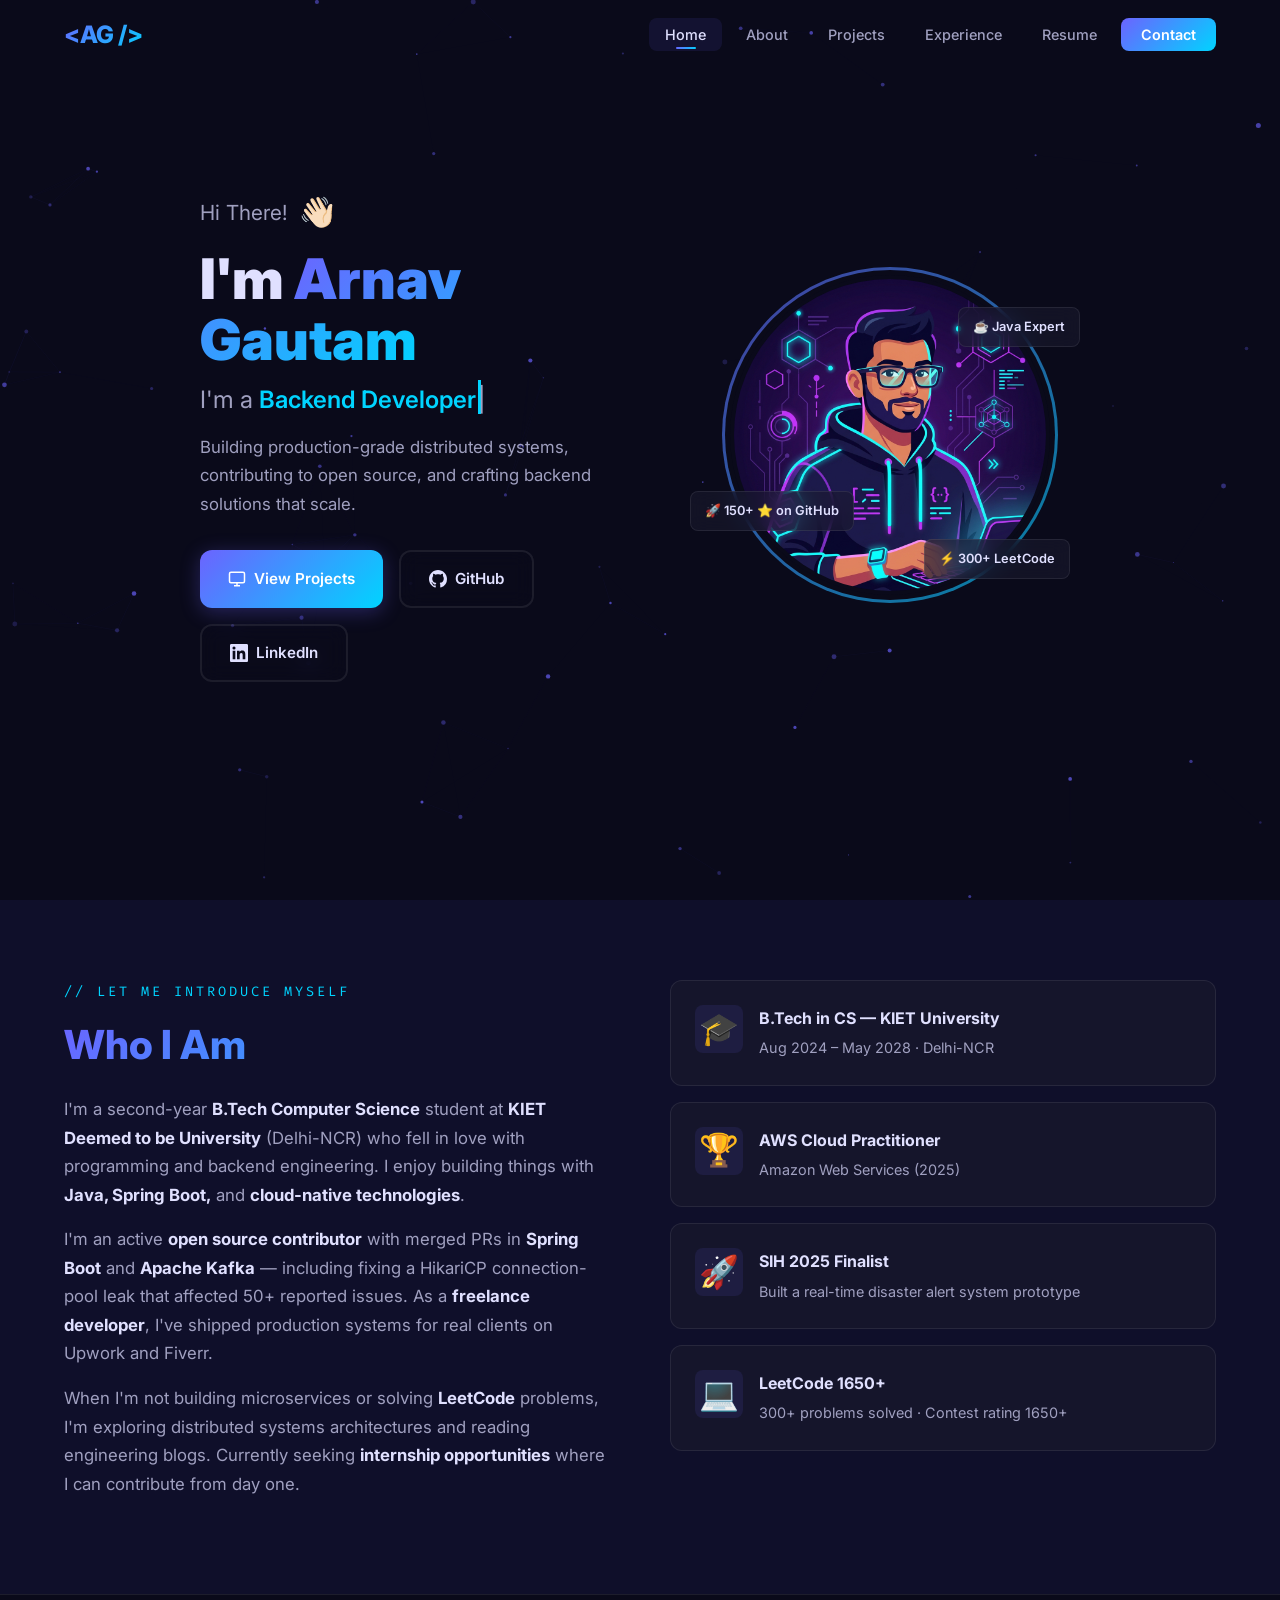
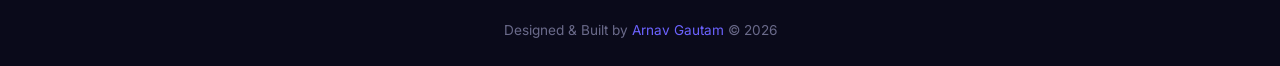
<file: index.html>
<!DOCTYPE html>
<html lang="en">
<head>
    <meta charset="UTF-8">
    <meta name="viewport" content="width=device-width, initial-scale=1.0">
    <title>Arnav Gautam | Backend Developer & Open Source Contributor</title>
    <meta name="description" content="Portfolio of Arnav Gautam — Backend Developer, Open Source Contributor, and CS Undergrad.">
    <link rel="stylesheet" href="css/style.css">
</head>
<body>

<canvas id="particles-canvas"></canvas>

<!-- Navigation -->
<nav class="navbar" id="navbar">
  <div class="container">
    <a href="index.html" class="nav-logo">&lt;AG /&gt;</a>
    <ul class="nav-links" id="nav-links">
      <li><a href="index.html" class="active">Home</a></li>
      <li><a href="about.html">About</a></li>
      <li><a href="projects.html">Projects</a></li>
      <li><a href="experience.html">Experience</a></li>
      <li><a href="resume.html">Resume</a></li>
      <li><a href="contact.html" class="nav-cta">Contact</a></li>
    </ul>
    <button class="hamburger" id="hamburger" aria-label="Menu">
      <span></span><span></span><span></span>
    </button>
  </div>
</nav>

<!-- Hero -->
<section class="hero section" id="home">
  <div class="container">
    <div class="hero-content">
      <p class="hero-greeting">Hi There! <span class="wave">👋🏻</span></p>
      <h1 class="hero-name">I'm <span class="highlight">Arnav Gautam</span></h1>
      <p class="hero-tagline">I'm a <span class="typed-text" id="typed-text"></span><span class="cursor">|</span></p>
      <p class="hero-desc">Building production-grade distributed systems, contributing to open source, and crafting backend solutions that scale.</p>
      <div class="hero-buttons">
        <a href="projects.html" class="btn btn-primary">
          <svg width="18" height="18" viewBox="0 0 24 24" fill="none" stroke="currentColor" stroke-width="2"><rect x="2" y="3" width="20" height="14" rx="2"/><line x1="8" y1="21" x2="16" y2="21"/><line x1="12" y1="17" x2="12" y2="21"/></svg>
          View Projects
        </a>
        <a href="https://github.com/arnavgautam0209" target="_blank" class="btn btn-outline">
          <svg width="18" height="18" viewBox="0 0 24 24" fill="currentColor"><path d="M12 0C5.37 0 0 5.37 0 12c0 5.31 3.435 9.795 8.205 11.385.6.105.825-.255.825-.57 0-.285-.015-1.23-.015-2.235-3.015.555-3.795-.735-4.035-1.41-.135-.345-.72-1.41-1.23-1.695-.42-.225-1.02-.78-.015-.795.945-.015 1.62.87 1.845 1.23 1.08 1.815 2.805 1.305 3.495.99.105-.78.42-1.305.765-1.605-2.67-.3-5.46-1.335-5.46-5.925 0-1.305.465-2.385 1.23-3.225-.12-.3-.54-1.53.12-3.18 0 0 1.005-.315 3.3 1.23.96-.27 1.98-.405 3-.405s2.04.135 3 .405c2.295-1.56 3.3-1.23 3.3-1.23.66 1.65.24 2.88.12 3.18.765.84 1.23 1.905 1.23 3.225 0 4.605-2.805 5.625-5.475 5.925.435.375.81 1.095.81 2.22 0 1.605-.015 2.895-.015 3.3 0 .315.225.69.825.57A12.02 12.02 0 0024 12c0-6.63-5.37-12-12-12z"/></svg>
          GitHub
        </a>
        <a href="https://www.linkedin.com/in/arnavgautam0209/" target="_blank" class="btn btn-outline">
          <svg width="18" height="18" viewBox="0 0 24 24" fill="currentColor"><path d="M20.447 20.452h-3.554v-5.569c0-1.328-.027-3.037-1.852-3.037-1.853 0-2.136 1.445-2.136 2.939v5.667H9.351V9h3.414v1.561h.046c.477-.9 1.637-1.85 3.37-1.85 3.601 0 4.267 2.37 4.267 5.455v6.286zM5.337 7.433a2.062 2.062 0 01-2.063-2.065 2.064 2.064 0 112.063 2.065zm1.782 13.019H3.555V9h3.564v11.452zM22.225 0H1.771C.792 0 0 .774 0 1.729v20.542C0 23.227.792 24 1.771 24h20.451C23.2 24 24 23.227 24 22.271V1.729C24 .774 23.2 0 22.222 0h.003z"/></svg>
          LinkedIn
        </a>
      </div>
    </div>
    <div class="hero-visual">
      <div class="hero-avatar-wrapper">
        <div class="hero-avatar-ring"></div>
        <img src="assets/avatar.png" alt="Arnav Gautam" class="hero-avatar">
        <div class="hero-float-badge">☕ Java Expert</div>
        <div class="hero-float-badge">🚀 150+ ⭐ on GitHub</div>
        <div class="hero-float-badge">⚡ 300+ LeetCode</div>
      </div>
    </div>
  </div>
</section>

<!-- Intro Section -->
<section class="section" style="background: var(--bg-secondary); position: relative; z-index: 1; padding: 80px 0;">
  <div class="container">
    <div class="about-grid" style="align-items: start;">
      <div class="about-text reveal">
        <span class="section-label">// let me introduce myself</span>
        <h2 class="section-title" style="margin-top: 8px;">Who I Am</h2>
        <p>I'm a second-year <strong>B.Tech Computer Science</strong> student at <strong>KIET Deemed to be University</strong> (Delhi-NCR) who fell in love with programming and backend engineering. I enjoy building things with <strong>Java, Spring Boot,</strong> and <strong>cloud-native technologies</strong>.</p>
        <p>I'm an active <strong>open source contributor</strong> with merged PRs in <strong>Spring Boot</strong> and <strong>Apache Kafka</strong> — including fixing a HikariCP connection-pool leak that affected 50+ reported issues. As a <strong>freelance developer</strong>, I've shipped production systems for real clients on Upwork and Fiverr.</p>
        <p>When I'm not building microservices or solving <strong>LeetCode</strong> problems, I'm exploring distributed systems architectures and reading engineering blogs. Currently seeking <strong>internship opportunities</strong> where I can contribute from day one.</p>
      </div>
      <div class="about-highlights reveal">
        <div class="highlight-card">
          <div class="highlight-icon">🎓</div>
          <div>
            <h4>B.Tech in CS — KIET University</h4>
            <p>Aug 2024 – May 2028 · Delhi-NCR</p>
          </div>
        </div>
        <div class="highlight-card">
          <div class="highlight-icon">🏆</div>
          <div>
            <h4>AWS Cloud Practitioner</h4>
            <p>Amazon Web Services (2025)</p>
          </div>
        </div>
        <div class="highlight-card">
          <div class="highlight-icon">🚀</div>
          <div>
            <h4>SIH 2025 Finalist</h4>
            <p>Built a real-time disaster alert system prototype</p>
          </div>
        </div>
        <div class="highlight-card">
          <div class="highlight-icon">💻</div>
          <div>
            <h4>LeetCode 1650+</h4>
            <p>300+ problems solved · Contest rating 1650+</p>
          </div>
        </div>
      </div>
    </div>
  </div>
</section>

<!-- Footer -->
<footer class="footer">
  <div class="container">
    <p>Designed & Built by <a href="https://github.com/arnavgautam0209">Arnav Gautam</a> &copy; 2026</p>
  </div>
</footer>

<script src="js/main.js"></script>
</body>
</html>
</file>
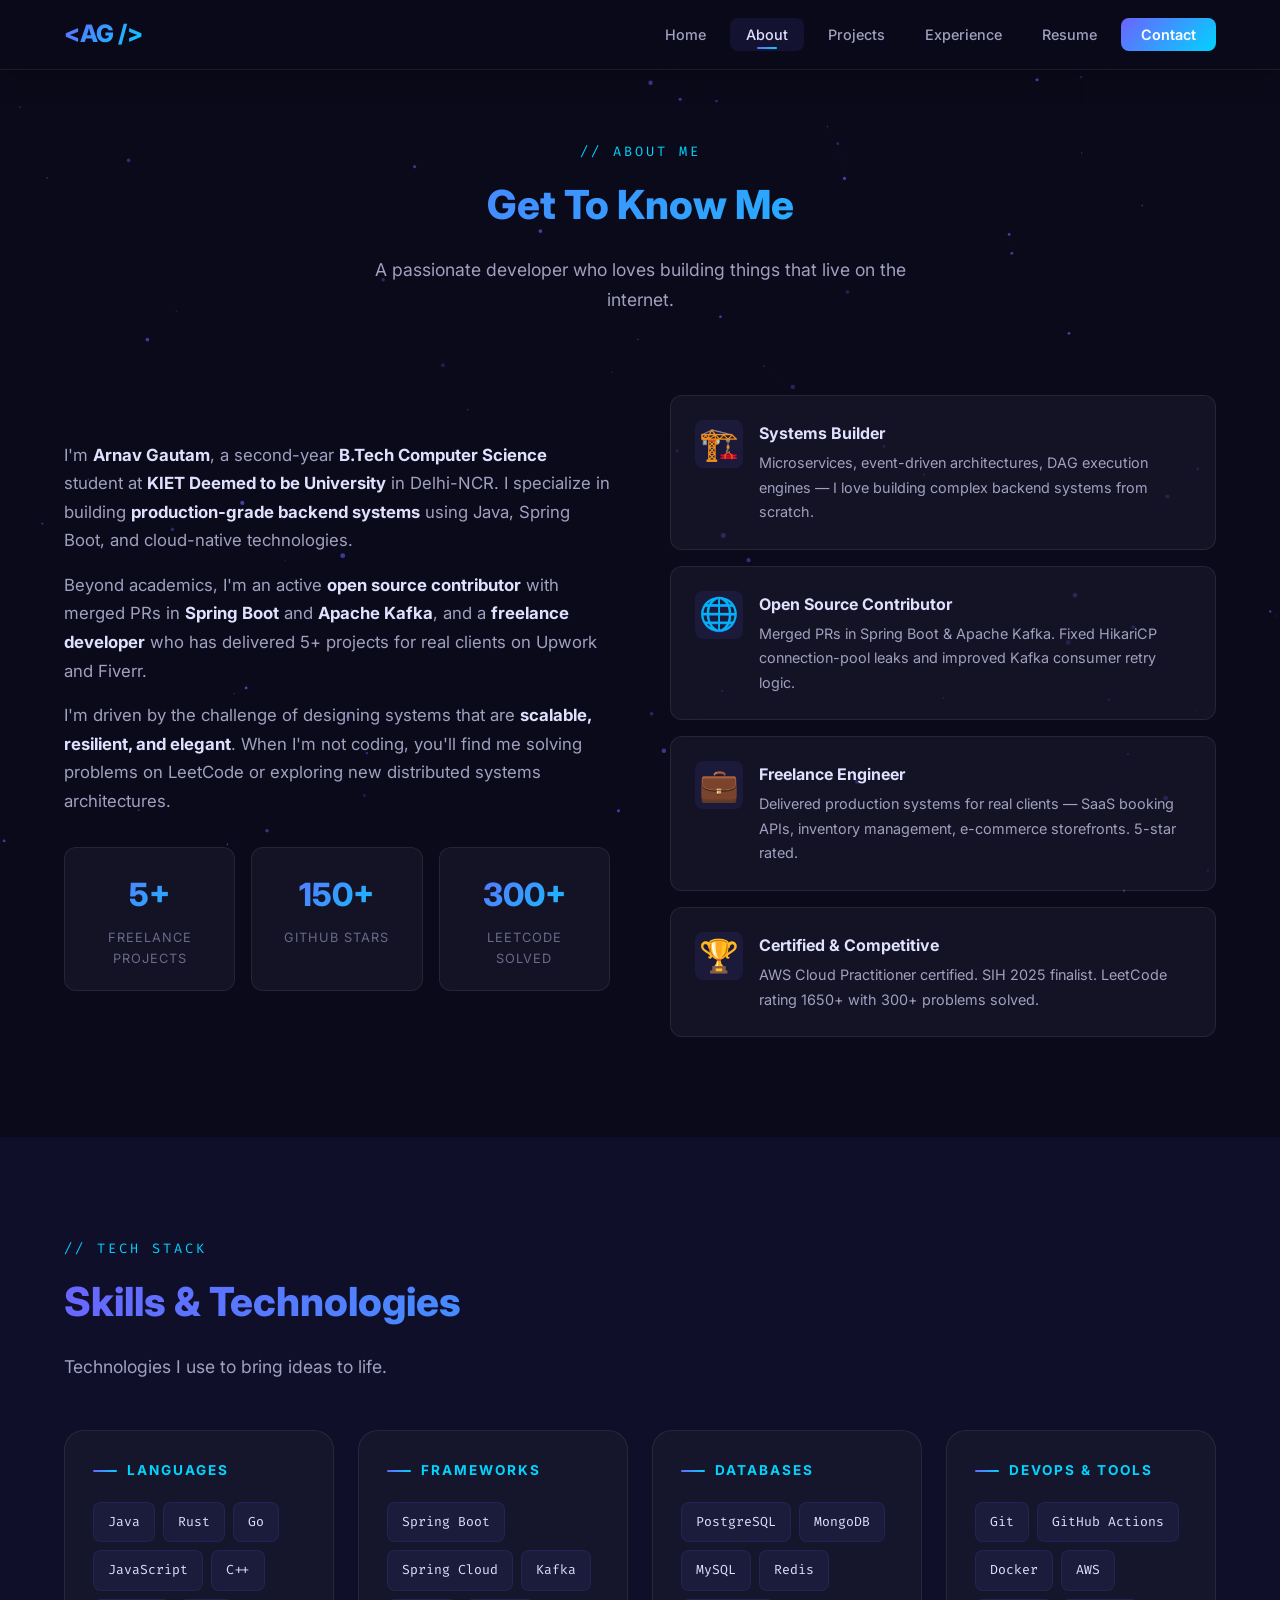
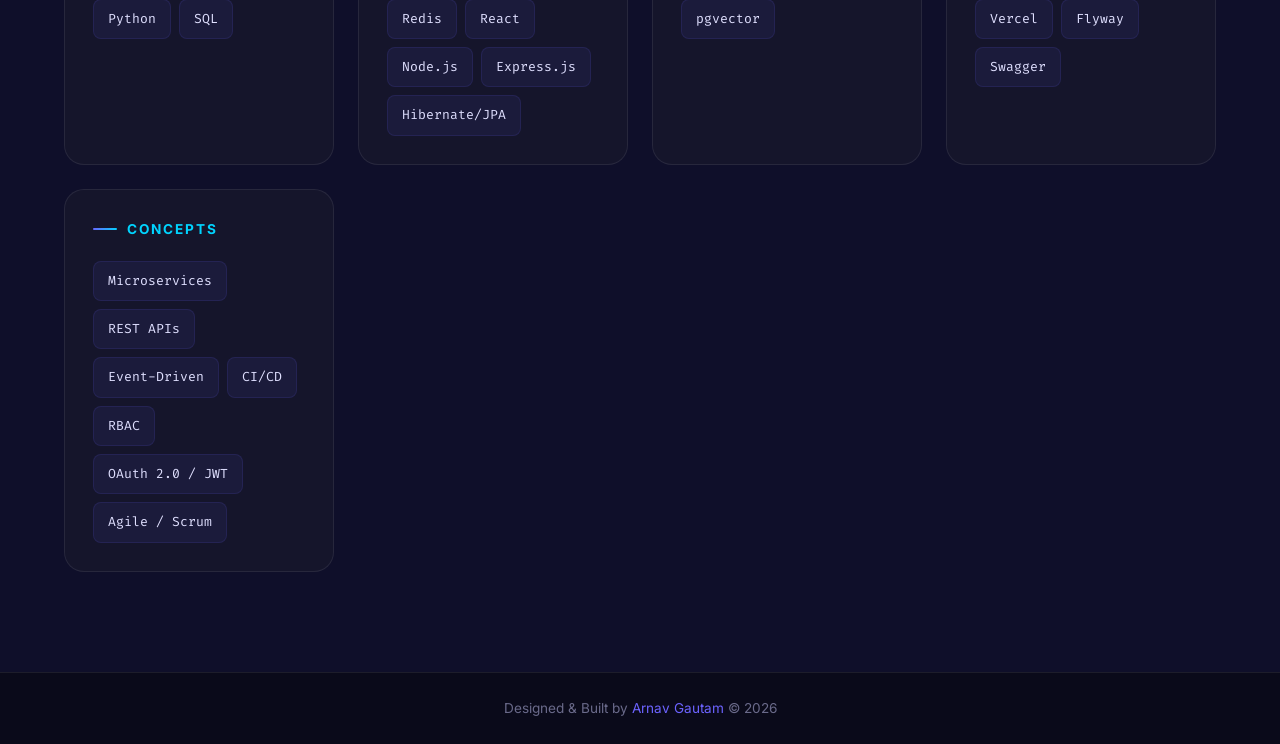
<file: about.html>
<!DOCTYPE html>
<html lang="en">
<head>
    <meta charset="UTF-8">
    <meta name="viewport" content="width=device-width, initial-scale=1.0">
    <title>About | Arnav Gautam</title>
    <meta name="description" content="Learn about Arnav Gautam — Backend Developer, Open Source Contributor, and CS Undergrad at KIET.">
    <link rel="stylesheet" href="css/style.css">
</head>
<body>

<canvas id="particles-canvas"></canvas>

<nav class="navbar scrolled" id="navbar">
  <div class="container">
    <a href="index.html" class="nav-logo">&lt;AG /&gt;</a>
    <ul class="nav-links" id="nav-links">
      <li><a href="index.html">Home</a></li>
      <li><a href="about.html" class="active">About</a></li>
      <li><a href="projects.html">Projects</a></li>
      <li><a href="experience.html">Experience</a></li>
      <li><a href="resume.html">Resume</a></li>
      <li><a href="contact.html" class="nav-cta">Contact</a></li>
    </ul>
    <button class="hamburger" id="hamburger" aria-label="Menu">
      <span></span><span></span><span></span>
    </button>
  </div>
</nav>

<!-- Page Header -->
<div class="page-header">
  <div class="container">
    <span class="section-label">// about me</span>
    <h1 class="section-title">Get To Know Me</h1>
    <p class="section-subtitle" style="margin: 0 auto;">A passionate developer who loves building things that live on the internet.</p>
  </div>
</div>

<!-- About Content -->
<section class="section" style="padding-top: 20px; position: relative; z-index: 1;">
  <div class="container">
    <div class="about-grid">
      <div class="about-text reveal">
        <p>I'm <strong>Arnav Gautam</strong>, a second-year <strong>B.Tech Computer Science</strong> student at <strong>KIET Deemed to be University</strong> in Delhi-NCR. I specialize in building <strong>production-grade backend systems</strong> using Java, Spring Boot, and cloud-native technologies.</p>
        <p>Beyond academics, I'm an active <strong>open source contributor</strong> with merged PRs in <strong>Spring Boot</strong> and <strong>Apache Kafka</strong>, and a <strong>freelance developer</strong> who has delivered 5+ projects for real clients on Upwork and Fiverr.</p>
        <p>I'm driven by the challenge of designing systems that are <strong>scalable, resilient, and elegant</strong>. When I'm not coding, you'll find me solving problems on LeetCode or exploring new distributed systems architectures.</p>
        <div class="about-stats">
          <div class="stat-card">
            <div class="stat-number">5+</div>
            <div class="stat-label">Freelance Projects</div>
          </div>
          <div class="stat-card">
            <div class="stat-number">150+</div>
            <div class="stat-label">GitHub Stars</div>
          </div>
          <div class="stat-card">
            <div class="stat-number">300+</div>
            <div class="stat-label">LeetCode Solved</div>
          </div>
        </div>
      </div>
      <div class="about-highlights reveal">
        <div class="highlight-card">
          <div class="highlight-icon">🏗️</div>
          <div>
            <h4>Systems Builder</h4>
            <p>Microservices, event-driven architectures, DAG execution engines — I love building complex backend systems from scratch.</p>
          </div>
        </div>
        <div class="highlight-card">
          <div class="highlight-icon">🌐</div>
          <div>
            <h4>Open Source Contributor</h4>
            <p>Merged PRs in Spring Boot & Apache Kafka. Fixed HikariCP connection-pool leaks and improved Kafka consumer retry logic.</p>
          </div>
        </div>
        <div class="highlight-card">
          <div class="highlight-icon">💼</div>
          <div>
            <h4>Freelance Engineer</h4>
            <p>Delivered production systems for real clients — SaaS booking APIs, inventory management, e-commerce storefronts. 5-star rated.</p>
          </div>
        </div>
        <div class="highlight-card">
          <div class="highlight-icon">🏆</div>
          <div>
            <h4>Certified & Competitive</h4>
            <p>AWS Cloud Practitioner certified. SIH 2025 finalist. LeetCode rating 1650+ with 300+ problems solved.</p>
          </div>
        </div>
      </div>
    </div>
  </div>
</section>

<!-- Skills Section -->
<section class="section" style="background: var(--bg-secondary); position: relative; z-index: 1;">
  <div class="container">
    <span class="section-label reveal">// tech stack</span>
    <h2 class="section-title reveal">Skills & Technologies</h2>
    <p class="section-subtitle reveal">Technologies I use to bring ideas to life.</p>
    <div class="skills-grid">
      <div class="skill-category reveal">
        <h3 class="skill-category-title">Languages</h3>
        <div class="skill-items">
          <span class="skill-item">Java</span><span class="skill-item">Rust</span><span class="skill-item">Go</span><span class="skill-item">JavaScript</span><span class="skill-item">C++</span><span class="skill-item">Python</span><span class="skill-item">SQL</span>
        </div>
      </div>
      <div class="skill-category reveal">
        <h3 class="skill-category-title">Frameworks</h3>
        <div class="skill-items">
          <span class="skill-item">Spring Boot</span><span class="skill-item">Spring Cloud</span><span class="skill-item">Kafka</span><span class="skill-item">Redis</span><span class="skill-item">React</span><span class="skill-item">Node.js</span><span class="skill-item">Express.js</span><span class="skill-item">Hibernate/JPA</span>
        </div>
      </div>
      <div class="skill-category reveal">
        <h3 class="skill-category-title">Databases</h3>
        <div class="skill-items">
          <span class="skill-item">PostgreSQL</span><span class="skill-item">MongoDB</span><span class="skill-item">MySQL</span><span class="skill-item">Redis</span><span class="skill-item">pgvector</span>
        </div>
      </div>
      <div class="skill-category reveal">
        <h3 class="skill-category-title">DevOps & Tools</h3>
        <div class="skill-items">
          <span class="skill-item">Git</span><span class="skill-item">GitHub Actions</span><span class="skill-item">Docker</span><span class="skill-item">AWS</span><span class="skill-item">Vercel</span><span class="skill-item">Flyway</span><span class="skill-item">Swagger</span>
        </div>
      </div>
      <div class="skill-category reveal">
        <h3 class="skill-category-title">Concepts</h3>
        <div class="skill-items">
          <span class="skill-item">Microservices</span><span class="skill-item">REST APIs</span><span class="skill-item">Event-Driven</span><span class="skill-item">CI/CD</span><span class="skill-item">RBAC</span><span class="skill-item">OAuth 2.0 / JWT</span><span class="skill-item">Agile / Scrum</span>
        </div>
      </div>
    </div>
  </div>
</section>

<footer class="footer" style="position: relative; z-index: 1;">
  <div class="container">
    <p>Designed & Built by <a href="https://github.com/arnavgautam0209">Arnav Gautam</a> &copy; 2026</p>
  </div>
</footer>

<script src="js/main.js"></script>
</body>
</html>
</file>
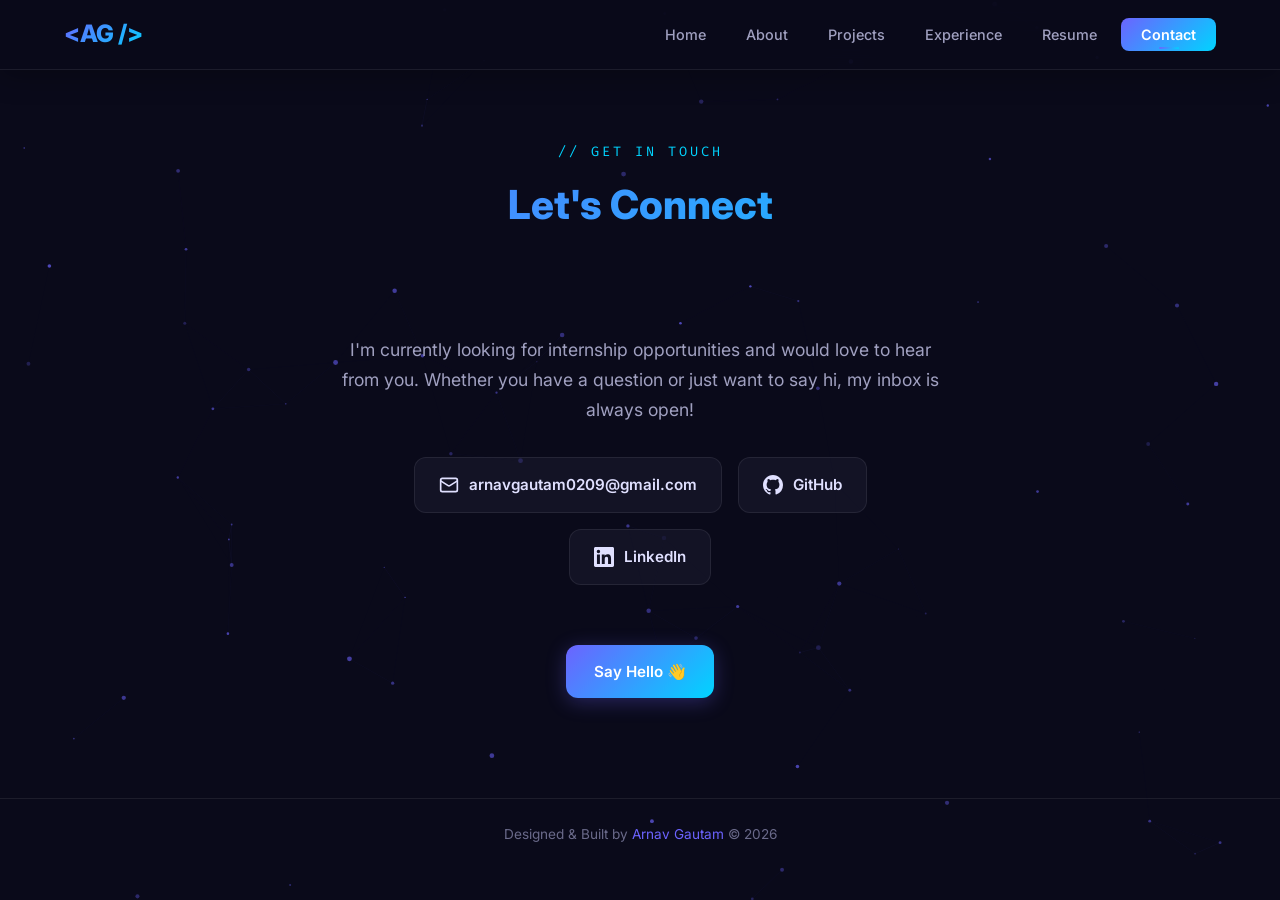
<file: contact.html>
<!DOCTYPE html>
<html lang="en">
<head>
    <meta charset="UTF-8">
    <meta name="viewport" content="width=device-width, initial-scale=1.0">
    <title>Contact | Arnav Gautam</title>
    <meta name="description" content="Get in touch with Arnav Gautam.">
    <link rel="stylesheet" href="css/style.css">
</head>
<body>

<canvas id="particles-canvas"></canvas>

<nav class="navbar scrolled" id="navbar">
  <div class="container">
    <a href="index.html" class="nav-logo">&lt;AG /&gt;</a>
    <ul class="nav-links" id="nav-links">
      <li><a href="index.html">Home</a></li>
      <li><a href="about.html">About</a></li>
      <li><a href="projects.html">Projects</a></li>
      <li><a href="experience.html">Experience</a></li>
      <li><a href="resume.html">Resume</a></li>
      <li><a href="contact.html" class="nav-cta active">Contact</a></li>
    </ul>
    <button class="hamburger" id="hamburger" aria-label="Menu"><span></span><span></span><span></span></button>
  </div>
</nav>

<div class="page-header">
  <div class="container">
    <span class="section-label">// get in touch</span>
    <h1 class="section-title">Let's Connect</h1>
  </div>
</div>

<section class="section" style="padding-top: 20px; position: relative; z-index: 1; text-align: center;">
  <div class="container">
    <div class="contact-content reveal">
      <p>I'm currently looking for internship opportunities and would love to hear from you. Whether you have a question or just want to say hi, my inbox is always open!</p>
      <div class="contact-links">
        <a href="mailto:arnavgautam0209@gmail.com" class="contact-link">
          <svg width="20" height="20" viewBox="0 0 24 24" fill="none" stroke="currentColor" stroke-width="2"><rect x="2" y="4" width="20" height="16" rx="2"/><path d="m22 7-8.97 5.7a1.94 1.94 0 0 1-2.06 0L2 7"/></svg>
          arnavgautam0209@gmail.com
        </a>
        <a href="https://github.com/arnavgautam0209" target="_blank" class="contact-link">
          <svg width="20" height="20" viewBox="0 0 24 24" fill="currentColor"><path d="M12 0C5.37 0 0 5.37 0 12c0 5.31 3.435 9.795 8.205 11.385.6.105.825-.255.825-.57 0-.285-.015-1.23-.015-2.235-3.015.555-3.795-.735-4.035-1.41-.135-.345-.72-1.41-1.23-1.695-.42-.225-1.02-.78-.015-.795.945-.015 1.62.87 1.845 1.23 1.08 1.815 2.805 1.305 3.495.99.105-.78.42-1.305.765-1.605-2.67-.3-5.46-1.335-5.46-5.925 0-1.305.465-2.385 1.23-3.225-.12-.3-.54-1.53.12-3.18 0 0 1.005-.315 3.3 1.23.96-.27 1.98-.405 3-.405s2.04.135 3 .405c2.295-1.56 3.3-1.23 3.3-1.23.66 1.65.24 2.88.12 3.18.765.84 1.23 1.905 1.23 3.225 0 4.605-2.805 5.625-5.475 5.925.435.375.81 1.095.81 2.22 0 1.605-.015 2.895-.015 3.3 0 .315.225.69.825.57A12.02 12.02 0 0024 12c0-6.63-5.37-12-12-12z"/></svg>
          GitHub
        </a>
        <a href="https://www.linkedin.com/in/arnavgautam0209/" target="_blank" class="contact-link">
          <svg width="20" height="20" viewBox="0 0 24 24" fill="currentColor"><path d="M20.447 20.452h-3.554v-5.569c0-1.328-.027-3.037-1.852-3.037-1.853 0-2.136 1.445-2.136 2.939v5.667H9.351V9h3.414v1.561h.046c.477-.9 1.637-1.85 3.37-1.85 3.601 0 4.267 2.37 4.267 5.455v6.286zM5.337 7.433a2.062 2.062 0 01-2.063-2.065 2.064 2.064 0 112.063 2.065zm1.782 13.019H3.555V9h3.564v11.452zM22.225 0H1.771C.792 0 0 .774 0 1.729v20.542C0 23.227.792 24 1.771 24h20.451C23.2 24 24 23.227 24 22.271V1.729C24 .774 23.2 0 22.222 0h.003z"/></svg>
          LinkedIn
        </a>
      </div>
      <a href="mailto:arnavgautam0209@gmail.com" class="btn btn-primary" style="margin-top: 20px;">
        Say Hello 👋
      </a>
    </div>
  </div>
</section>

<footer class="footer" style="position: relative; z-index: 1;">
  <div class="container">
    <p>Designed & Built by <a href="https://github.com/arnavgautam0209">Arnav Gautam</a> &copy; 2026</p>
  </div>
</footer>

<script src="js/main.js"></script>
</body>
</html>
</file>
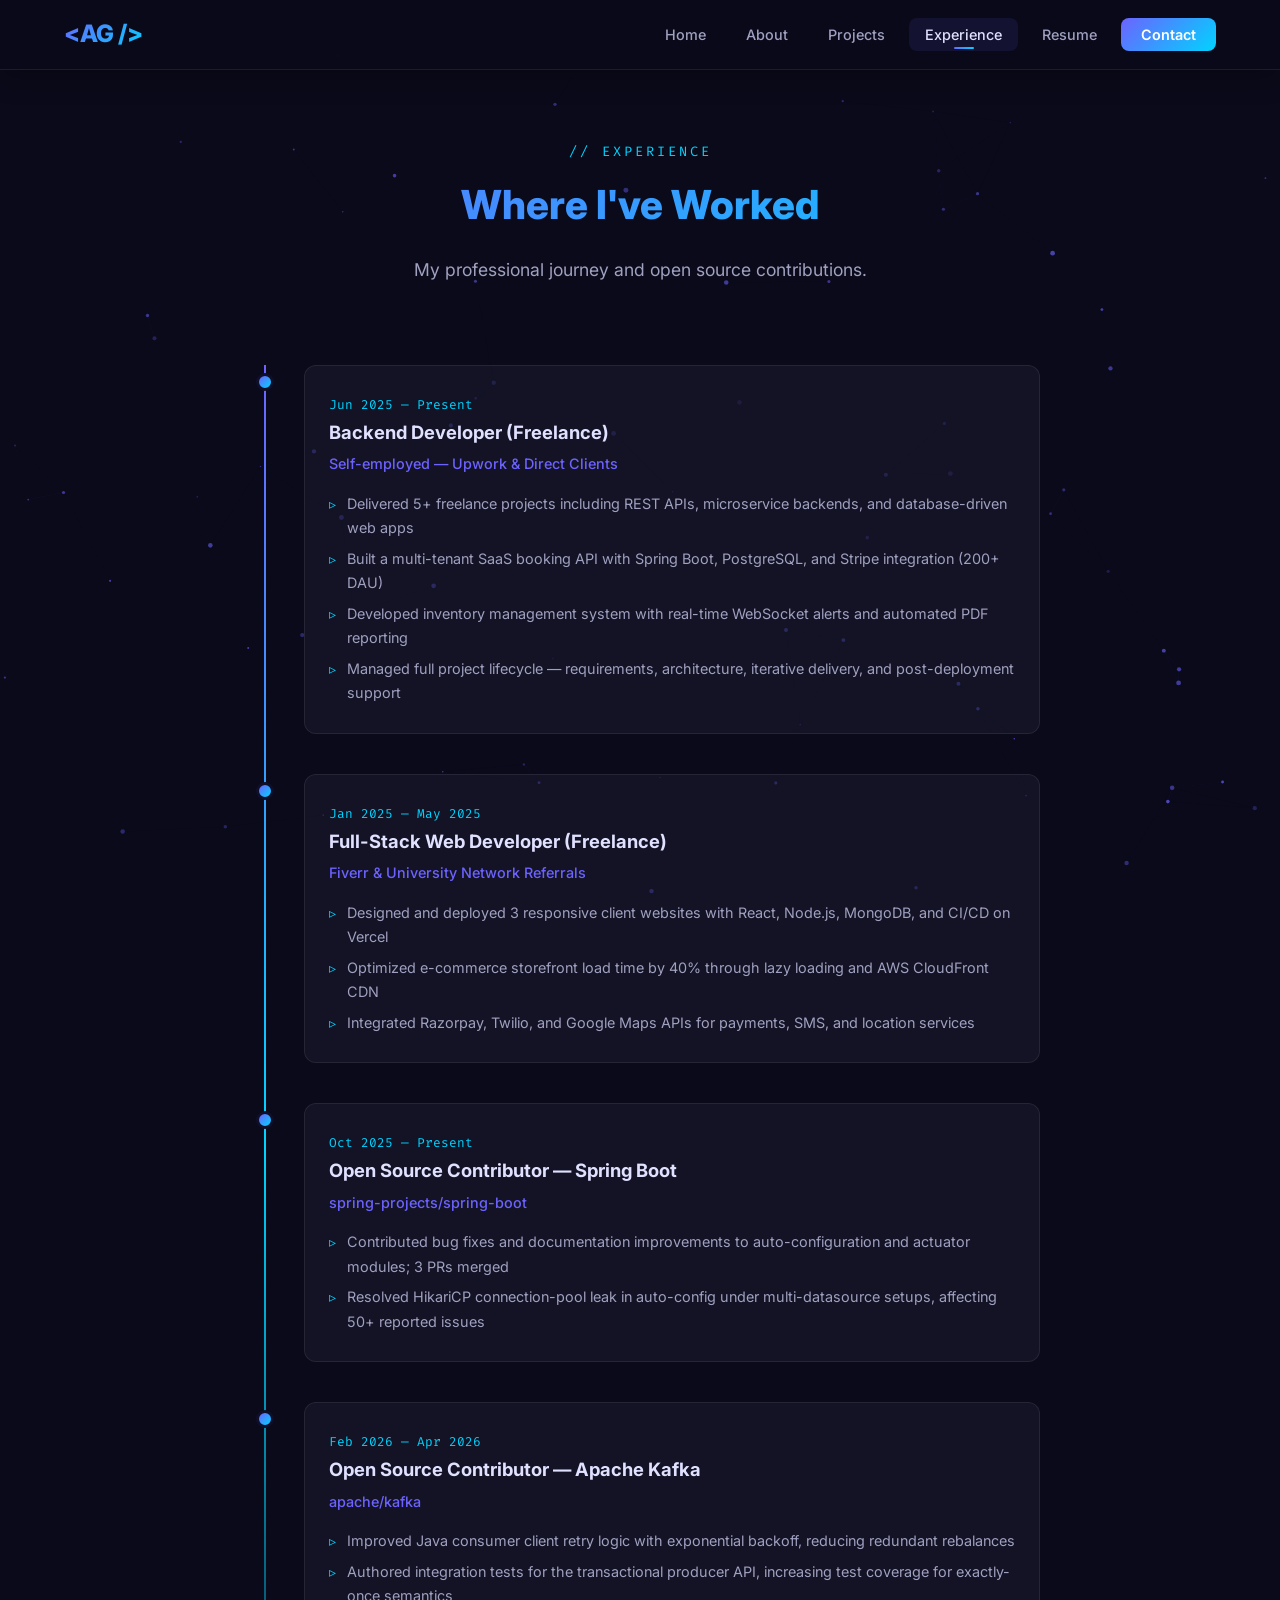
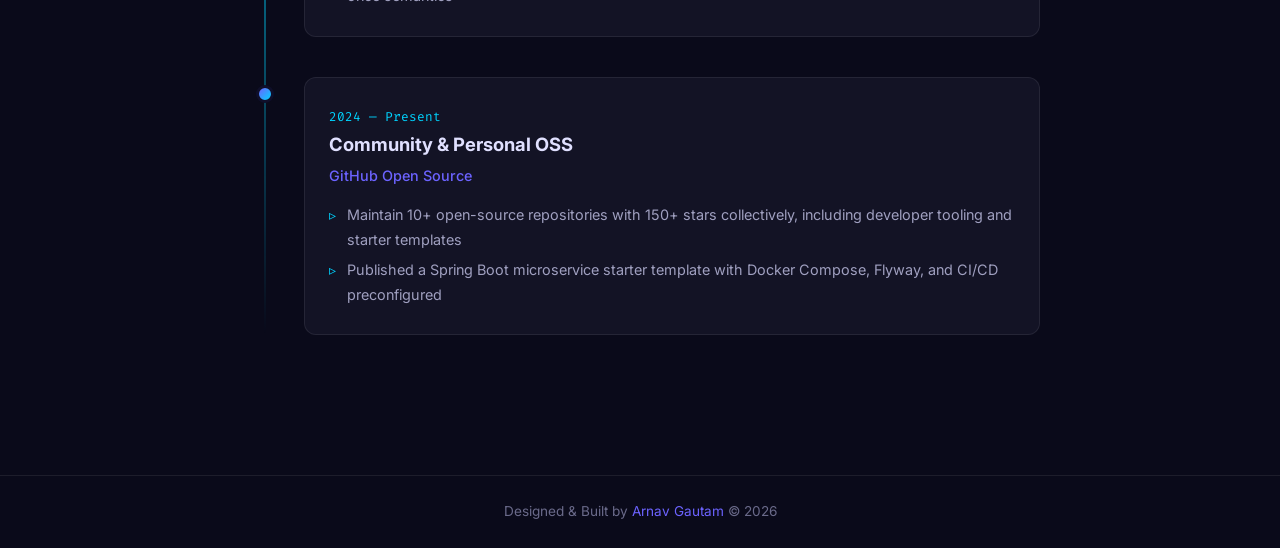
<file: experience.html>
<!DOCTYPE html>
<html lang="en">
<head>
    <meta charset="UTF-8">
    <meta name="viewport" content="width=device-width, initial-scale=1.0">
    <title>Experience | Arnav Gautam</title>
    <meta name="description" content="Professional experience and open source contributions by Arnav Gautam.">
    <link rel="stylesheet" href="css/style.css">
</head>
<body>

<canvas id="particles-canvas"></canvas>

<nav class="navbar scrolled" id="navbar">
  <div class="container">
    <a href="index.html" class="nav-logo">&lt;AG /&gt;</a>
    <ul class="nav-links" id="nav-links">
      <li><a href="index.html">Home</a></li>
      <li><a href="about.html">About</a></li>
      <li><a href="projects.html">Projects</a></li>
      <li><a href="experience.html" class="active">Experience</a></li>
      <li><a href="resume.html">Resume</a></li>
      <li><a href="contact.html" class="nav-cta">Contact</a></li>
    </ul>
    <button class="hamburger" id="hamburger" aria-label="Menu"><span></span><span></span><span></span></button>
  </div>
</nav>

<div class="page-header">
  <div class="container">
    <span class="section-label">// experience</span>
    <h1 class="section-title">Where I've Worked</h1>
    <p class="section-subtitle" style="margin: 0 auto;">My professional journey and open source contributions.</p>
  </div>
</div>

<section class="section" style="padding-top: 20px; position: relative; z-index: 1;">
  <div class="container">
    <div class="timeline">
      <div class="timeline-item reveal">
        <div class="timeline-dot"></div>
        <div class="timeline-content">
          <span class="timeline-date">Jun 2025 — Present</span>
          <h3>Backend Developer (Freelance)</h3>
          <p class="timeline-company">Self-employed — Upwork & Direct Clients</p>
          <ul>
            <li>Delivered 5+ freelance projects including REST APIs, microservice backends, and database-driven web apps</li>
            <li>Built a multi-tenant SaaS booking API with Spring Boot, PostgreSQL, and Stripe integration (200+ DAU)</li>
            <li>Developed inventory management system with real-time WebSocket alerts and automated PDF reporting</li>
            <li>Managed full project lifecycle — requirements, architecture, iterative delivery, and post-deployment support</li>
          </ul>
        </div>
      </div>
      <div class="timeline-item reveal">
        <div class="timeline-dot"></div>
        <div class="timeline-content">
          <span class="timeline-date">Jan 2025 — May 2025</span>
          <h3>Full-Stack Web Developer (Freelance)</h3>
          <p class="timeline-company">Fiverr & University Network Referrals</p>
          <ul>
            <li>Designed and deployed 3 responsive client websites with React, Node.js, MongoDB, and CI/CD on Vercel</li>
            <li>Optimized e-commerce storefront load time by 40% through lazy loading and AWS CloudFront CDN</li>
            <li>Integrated Razorpay, Twilio, and Google Maps APIs for payments, SMS, and location services</li>
          </ul>
        </div>
      </div>
      <div class="timeline-item reveal">
        <div class="timeline-dot"></div>
        <div class="timeline-content">
          <span class="timeline-date">Oct 2025 — Present</span>
          <h3>Open Source Contributor — Spring Boot</h3>
          <p class="timeline-company">spring-projects/spring-boot</p>
          <ul>
            <li>Contributed bug fixes and documentation improvements to auto-configuration and actuator modules; 3 PRs merged</li>
            <li>Resolved HikariCP connection-pool leak in auto-config under multi-datasource setups, affecting 50+ reported issues</li>
          </ul>
        </div>
      </div>
      <div class="timeline-item reveal">
        <div class="timeline-dot"></div>
        <div class="timeline-content">
          <span class="timeline-date">Feb 2026 — Apr 2026</span>
          <h3>Open Source Contributor — Apache Kafka</h3>
          <p class="timeline-company">apache/kafka</p>
          <ul>
            <li>Improved Java consumer client retry logic with exponential backoff, reducing redundant rebalances</li>
            <li>Authored integration tests for the transactional producer API, increasing test coverage for exactly-once semantics</li>
          </ul>
        </div>
      </div>
      <div class="timeline-item reveal">
        <div class="timeline-dot"></div>
        <div class="timeline-content">
          <span class="timeline-date">2024 — Present</span>
          <h3>Community & Personal OSS</h3>
          <p class="timeline-company">GitHub Open Source</p>
          <ul>
            <li>Maintain 10+ open-source repositories with 150+ stars collectively, including developer tooling and starter templates</li>
            <li>Published a Spring Boot microservice starter template with Docker Compose, Flyway, and CI/CD preconfigured</li>
          </ul>
        </div>
      </div>
    </div>
  </div>
</section>

<footer class="footer" style="position: relative; z-index: 1;">
  <div class="container">
    <p>Designed & Built by <a href="https://github.com/arnavgautam0209">Arnav Gautam</a> &copy; 2026</p>
  </div>
</footer>

<script src="js/main.js"></script>
</body>
</html>
</file>
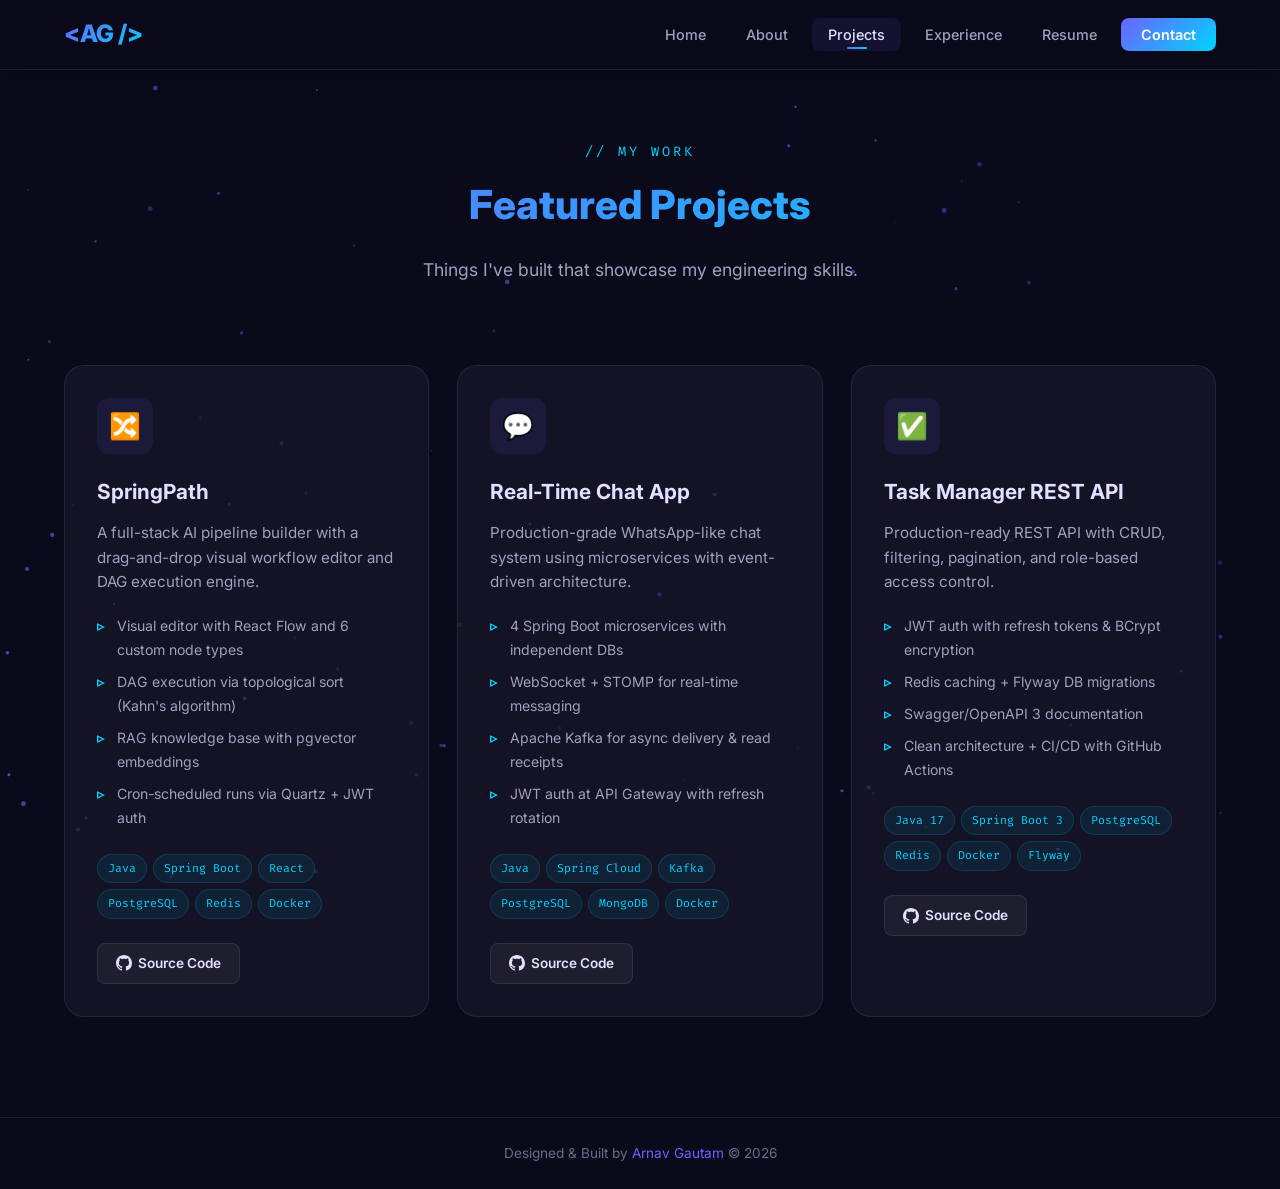
<file: projects.html>
<!DOCTYPE html>
<html lang="en">
<head>
    <meta charset="UTF-8">
    <meta name="viewport" content="width=device-width, initial-scale=1.0">
    <title>Projects | Arnav Gautam</title>
    <meta name="description" content="Featured projects by Arnav Gautam — SpringPath, Real-Time Chat, Task Manager API.">
    <link rel="stylesheet" href="css/style.css">
</head>
<body>

<canvas id="particles-canvas"></canvas>

<nav class="navbar scrolled" id="navbar">
  <div class="container">
    <a href="index.html" class="nav-logo">&lt;AG /&gt;</a>
    <ul class="nav-links" id="nav-links">
      <li><a href="index.html">Home</a></li>
      <li><a href="about.html">About</a></li>
      <li><a href="projects.html" class="active">Projects</a></li>
      <li><a href="experience.html">Experience</a></li>
      <li><a href="resume.html">Resume</a></li>
      <li><a href="contact.html" class="nav-cta">Contact</a></li>
    </ul>
    <button class="hamburger" id="hamburger" aria-label="Menu"><span></span><span></span><span></span></button>
  </div>
</nav>

<div class="page-header">
  <div class="container">
    <span class="section-label">// my work</span>
    <h1 class="section-title">Featured Projects</h1>
    <p class="section-subtitle" style="margin: 0 auto;">Things I've built that showcase my engineering skills.</p>
  </div>
</div>

<section class="section" style="padding-top: 20px; position: relative; z-index: 1;">
  <div class="container">
    <div class="projects-grid">

      <div class="project-card reveal">
        <div class="project-icon">🔀</div>
        <h3>SpringPath</h3>
        <p class="project-desc">A full-stack AI pipeline builder with a drag-and-drop visual workflow editor and DAG execution engine.</p>
        <ul class="project-features">
          <li>Visual editor with React Flow and 6 custom node types</li>
          <li>DAG execution via topological sort (Kahn's algorithm)</li>
          <li>RAG knowledge base with pgvector embeddings</li>
          <li>Cron-scheduled runs via Quartz + JWT auth</li>
        </ul>
        <div class="project-tags">
          <span class="project-tag">Java</span><span class="project-tag">Spring Boot</span><span class="project-tag">React</span><span class="project-tag">PostgreSQL</span><span class="project-tag">Redis</span><span class="project-tag">Docker</span>
        </div>
        <div class="project-links">
          <a href="https://github.com/arnavgautam0209" target="_blank" class="project-link github-link">
            <svg width="16" height="16" viewBox="0 0 24 24" fill="currentColor"><path d="M12 0C5.37 0 0 5.37 0 12c0 5.31 3.435 9.795 8.205 11.385.6.105.825-.255.825-.57 0-.285-.015-1.23-.015-2.235-3.015.555-3.795-.735-4.035-1.41-.135-.345-.72-1.41-1.23-1.695-.42-.225-1.02-.78-.015-.795.945-.015 1.62.87 1.845 1.23 1.08 1.815 2.805 1.305 3.495.99.105-.78.42-1.305.765-1.605-2.67-.3-5.46-1.335-5.46-5.925 0-1.305.465-2.385 1.23-3.225-.12-.3-.54-1.53.12-3.18 0 0 1.005-.315 3.3 1.23.96-.27 1.98-.405 3-.405s2.04.135 3 .405c2.295-1.56 3.3-1.23 3.3-1.23.66 1.65.24 2.88.12 3.18.765.84 1.23 1.905 1.23 3.225 0 4.605-2.805 5.625-5.475 5.925.435.375.81 1.095.81 2.22 0 1.605-.015 2.895-.015 3.3 0 .315.225.69.825.57A12.02 12.02 0 0024 12c0-6.63-5.37-12-12-12z"/></svg>
            Source Code
          </a>
        </div>
      </div>

      <div class="project-card reveal">
        <div class="project-icon">💬</div>
        <h3>Real-Time Chat App</h3>
        <p class="project-desc">Production-grade WhatsApp-like chat system using microservices with event-driven architecture.</p>
        <ul class="project-features">
          <li>4 Spring Boot microservices with independent DBs</li>
          <li>WebSocket + STOMP for real-time messaging</li>
          <li>Apache Kafka for async delivery & read receipts</li>
          <li>JWT auth at API Gateway with refresh rotation</li>
        </ul>
        <div class="project-tags">
          <span class="project-tag">Java</span><span class="project-tag">Spring Cloud</span><span class="project-tag">Kafka</span><span class="project-tag">PostgreSQL</span><span class="project-tag">MongoDB</span><span class="project-tag">Docker</span>
        </div>
        <div class="project-links">
          <a href="https://github.com/arnavgautam0209" target="_blank" class="project-link github-link">
            <svg width="16" height="16" viewBox="0 0 24 24" fill="currentColor"><path d="M12 0C5.37 0 0 5.37 0 12c0 5.31 3.435 9.795 8.205 11.385.6.105.825-.255.825-.57 0-.285-.015-1.23-.015-2.235-3.015.555-3.795-.735-4.035-1.41-.135-.345-.72-1.41-1.23-1.695-.42-.225-1.02-.78-.015-.795.945-.015 1.62.87 1.845 1.23 1.08 1.815 2.805 1.305 3.495.99.105-.78.42-1.305.765-1.605-2.67-.3-5.46-1.335-5.46-5.925 0-1.305.465-2.385 1.23-3.225-.12-.3-.54-1.53.12-3.18 0 0 1.005-.315 3.3 1.23.96-.27 1.98-.405 3-.405s2.04.135 3 .405c2.295-1.56 3.3-1.23 3.3-1.23.66 1.65.24 2.88.12 3.18.765.84 1.23 1.905 1.23 3.225 0 4.605-2.805 5.625-5.475 5.925.435.375.81 1.095.81 2.22 0 1.605-.015 2.895-.015 3.3 0 .315.225.69.825.57A12.02 12.02 0 0024 12c0-6.63-5.37-12-12-12z"/></svg>
            Source Code
          </a>
        </div>
      </div>

      <div class="project-card reveal">
        <div class="project-icon">✅</div>
        <h3>Task Manager REST API</h3>
        <p class="project-desc">Production-ready REST API with CRUD, filtering, pagination, and role-based access control.</p>
        <ul class="project-features">
          <li>JWT auth with refresh tokens & BCrypt encryption</li>
          <li>Redis caching + Flyway DB migrations</li>
          <li>Swagger/OpenAPI 3 documentation</li>
          <li>Clean architecture + CI/CD with GitHub Actions</li>
        </ul>
        <div class="project-tags">
          <span class="project-tag">Java 17</span><span class="project-tag">Spring Boot 3</span><span class="project-tag">PostgreSQL</span><span class="project-tag">Redis</span><span class="project-tag">Docker</span><span class="project-tag">Flyway</span>
        </div>
        <div class="project-links">
          <a href="https://github.com/arnavgautam0209" target="_blank" class="project-link github-link">
            <svg width="16" height="16" viewBox="0 0 24 24" fill="currentColor"><path d="M12 0C5.37 0 0 5.37 0 12c0 5.31 3.435 9.795 8.205 11.385.6.105.825-.255.825-.57 0-.285-.015-1.23-.015-2.235-3.015.555-3.795-.735-4.035-1.41-.135-.345-.72-1.41-1.23-1.695-.42-.225-1.02-.78-.015-.795.945-.015 1.62.87 1.845 1.23 1.08 1.815 2.805 1.305 3.495.99.105-.78.42-1.305.765-1.605-2.67-.3-5.46-1.335-5.46-5.925 0-1.305.465-2.385 1.23-3.225-.12-.3-.54-1.53.12-3.18 0 0 1.005-.315 3.3 1.23.96-.27 1.98-.405 3-.405s2.04.135 3 .405c2.295-1.56 3.3-1.23 3.3-1.23.66 1.65.24 2.88.12 3.18.765.84 1.23 1.905 1.23 3.225 0 4.605-2.805 5.625-5.475 5.925.435.375.81 1.095.81 2.22 0 1.605-.015 2.895-.015 3.3 0 .315.225.69.825.57A12.02 12.02 0 0024 12c0-6.63-5.37-12-12-12z"/></svg>
            Source Code
          </a>
        </div>
      </div>

    </div>
  </div>
</section>

<footer class="footer" style="position: relative; z-index: 1;">
  <div class="container">
    <p>Designed & Built by <a href="https://github.com/arnavgautam0209">Arnav Gautam</a> &copy; 2026</p>
  </div>
</footer>

<script src="js/main.js"></script>
</body>
</html>
</file>
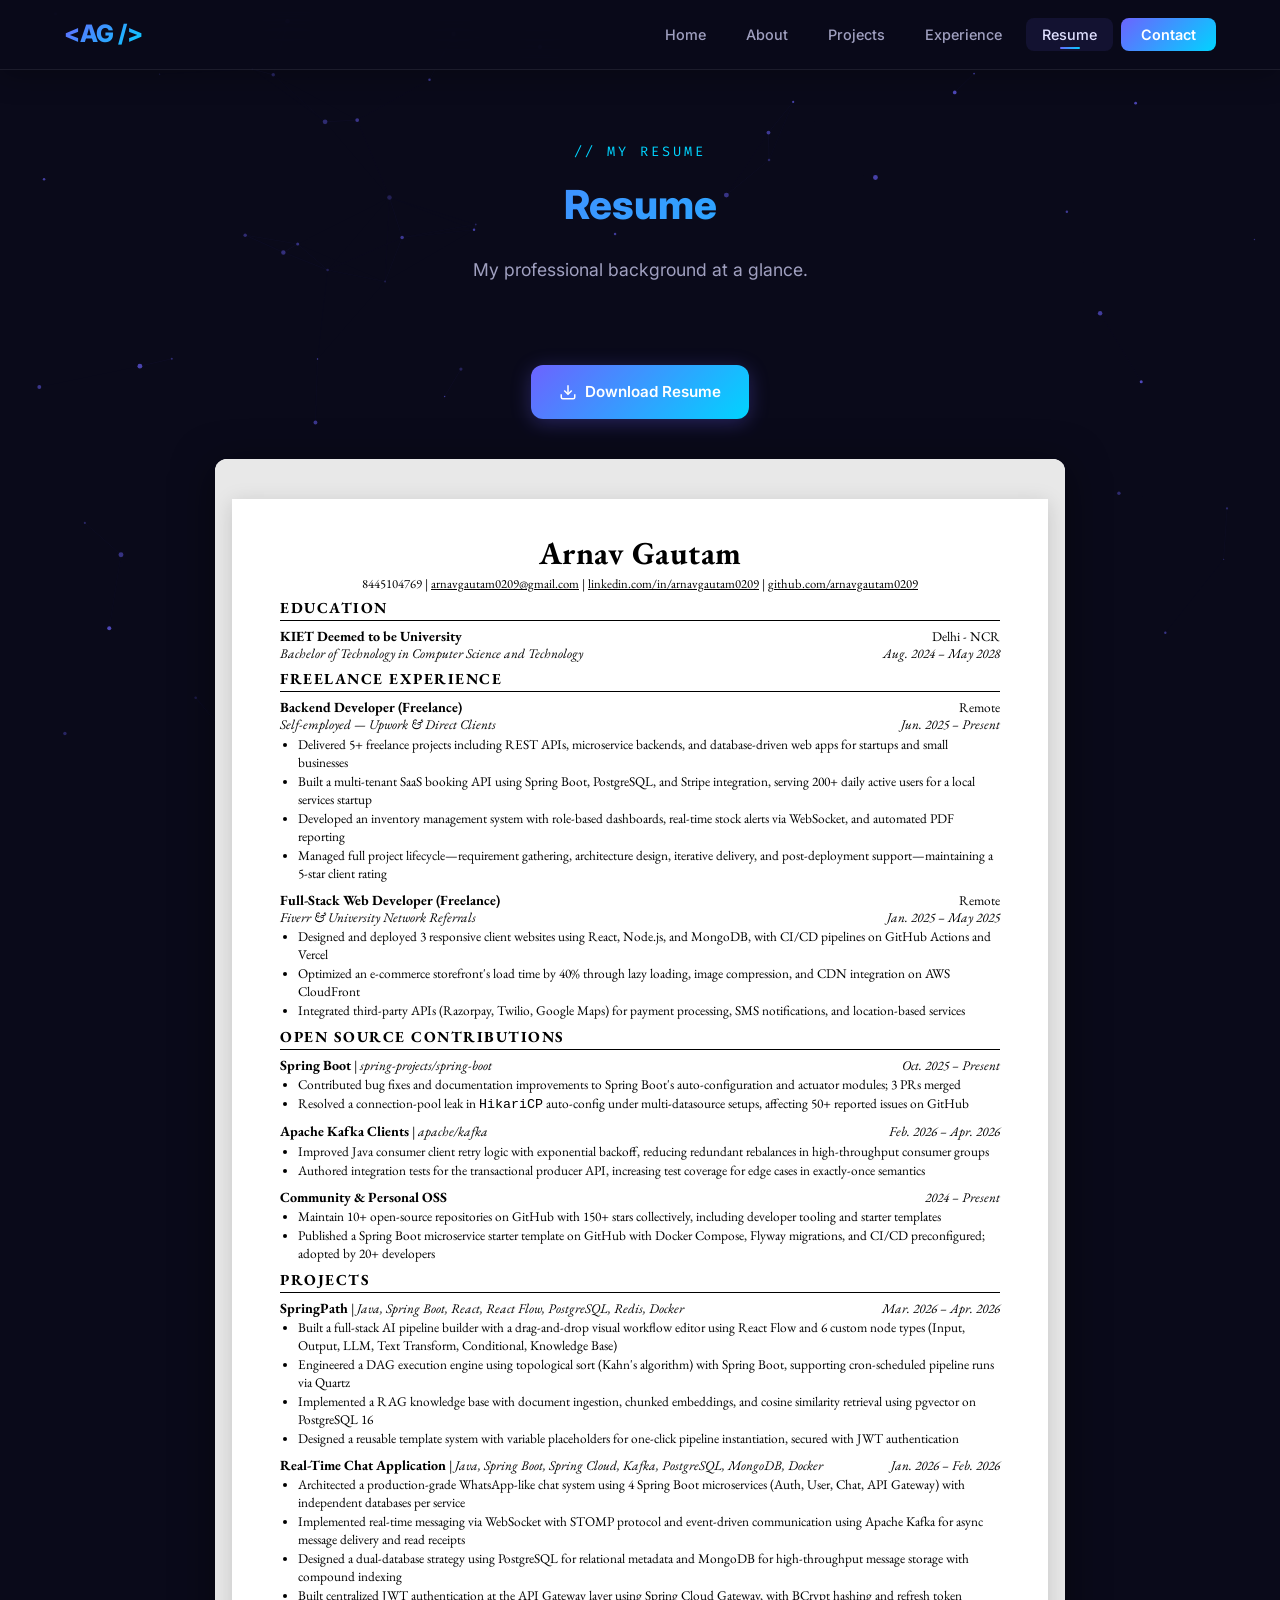
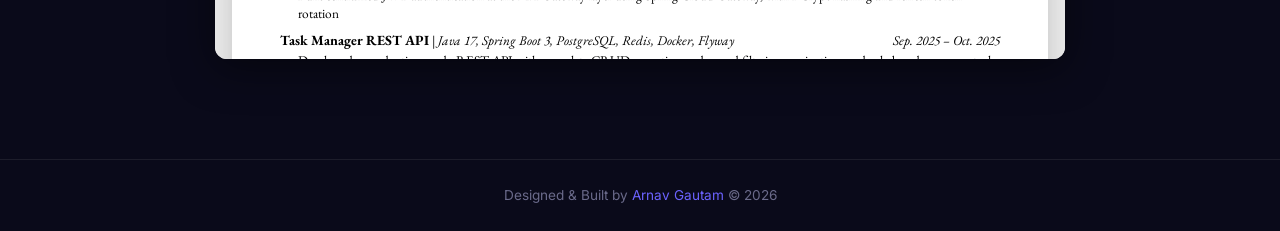
<file: resume.html>
<!DOCTYPE html>
<html lang="en">
<head>
    <meta charset="UTF-8">
    <meta name="viewport" content="width=device-width, initial-scale=1.0">
    <title>Resume | Arnav Gautam</title>
    <meta name="description" content="Resume of Arnav Gautam — Backend Developer, Open Source Contributor.">
    <link rel="stylesheet" href="css/style.css">
    <style>
      .resume-iframe-wrapper {
        max-width: 850px;
        margin: 0 auto;
        background: #fff;
        border-radius: var(--radius-md);
        overflow: hidden;
        box-shadow: 0 8px 40px rgba(0, 0, 0, 0.5);
        transition: var(--transition);
      }
      .resume-iframe-wrapper:hover {
        box-shadow: 0 12px 50px rgba(108, 99, 255, 0.2);
      }
      .resume-iframe-wrapper iframe {
        width: 100%;
        height: 1200px;
        border: none;
        display: block;
      }
    </style>
</head>
<body>

<canvas id="particles-canvas"></canvas>

<nav class="navbar scrolled" id="navbar">
  <div class="container">
    <a href="index.html" class="nav-logo">&lt;AG /&gt;</a>
    <ul class="nav-links" id="nav-links">
      <li><a href="index.html">Home</a></li>
      <li><a href="about.html">About</a></li>
      <li><a href="projects.html">Projects</a></li>
      <li><a href="experience.html">Experience</a></li>
      <li><a href="resume.html" class="active">Resume</a></li>
      <li><a href="contact.html" class="nav-cta">Contact</a></li>
    </ul>
    <button class="hamburger" id="hamburger" aria-label="Menu"><span></span><span></span><span></span></button>
  </div>
</nav>

<div class="page-header">
  <div class="container">
    <span class="section-label">// my resume</span>
    <h1 class="section-title">Resume</h1>
    <p class="section-subtitle" style="margin: 0 auto;">My professional background at a glance.</p>
  </div>
</div>

<section class="section" style="padding-top: 20px; position: relative; z-index: 1;">
  <div class="container">
    <div class="resume-container">
      <div class="resume-download reveal" style="text-align: center; margin-bottom: 40px;">
        <a href="assets/resume-source.html" download="Arnav_Gautam_Resume.html" class="btn btn-primary">
          <svg width="18" height="18" viewBox="0 0 24 24" fill="none" stroke="currentColor" stroke-width="2"><path d="M21 15v4a2 2 0 0 1-2 2H5a2 2 0 0 1-2-2v-4"/><polyline points="7 10 12 15 17 10"/><line x1="12" y1="15" x2="12" y2="3"/></svg>
          Download Resume
        </a>
      </div>
      <div class="resume-iframe-wrapper reveal">
        <iframe src="assets/resume-source.html" title="Arnav Gautam Resume"></iframe>
      </div>
    </div>
  </div>
</section>

<footer class="footer" style="position: relative; z-index: 1;">
  <div class="container">
    <p>Designed & Built by <a href="https://github.com/arnavgautam0209">Arnav Gautam</a> &copy; 2026</p>
  </div>
</footer>

<script src="js/main.js"></script>
</body>
</html>
</file>
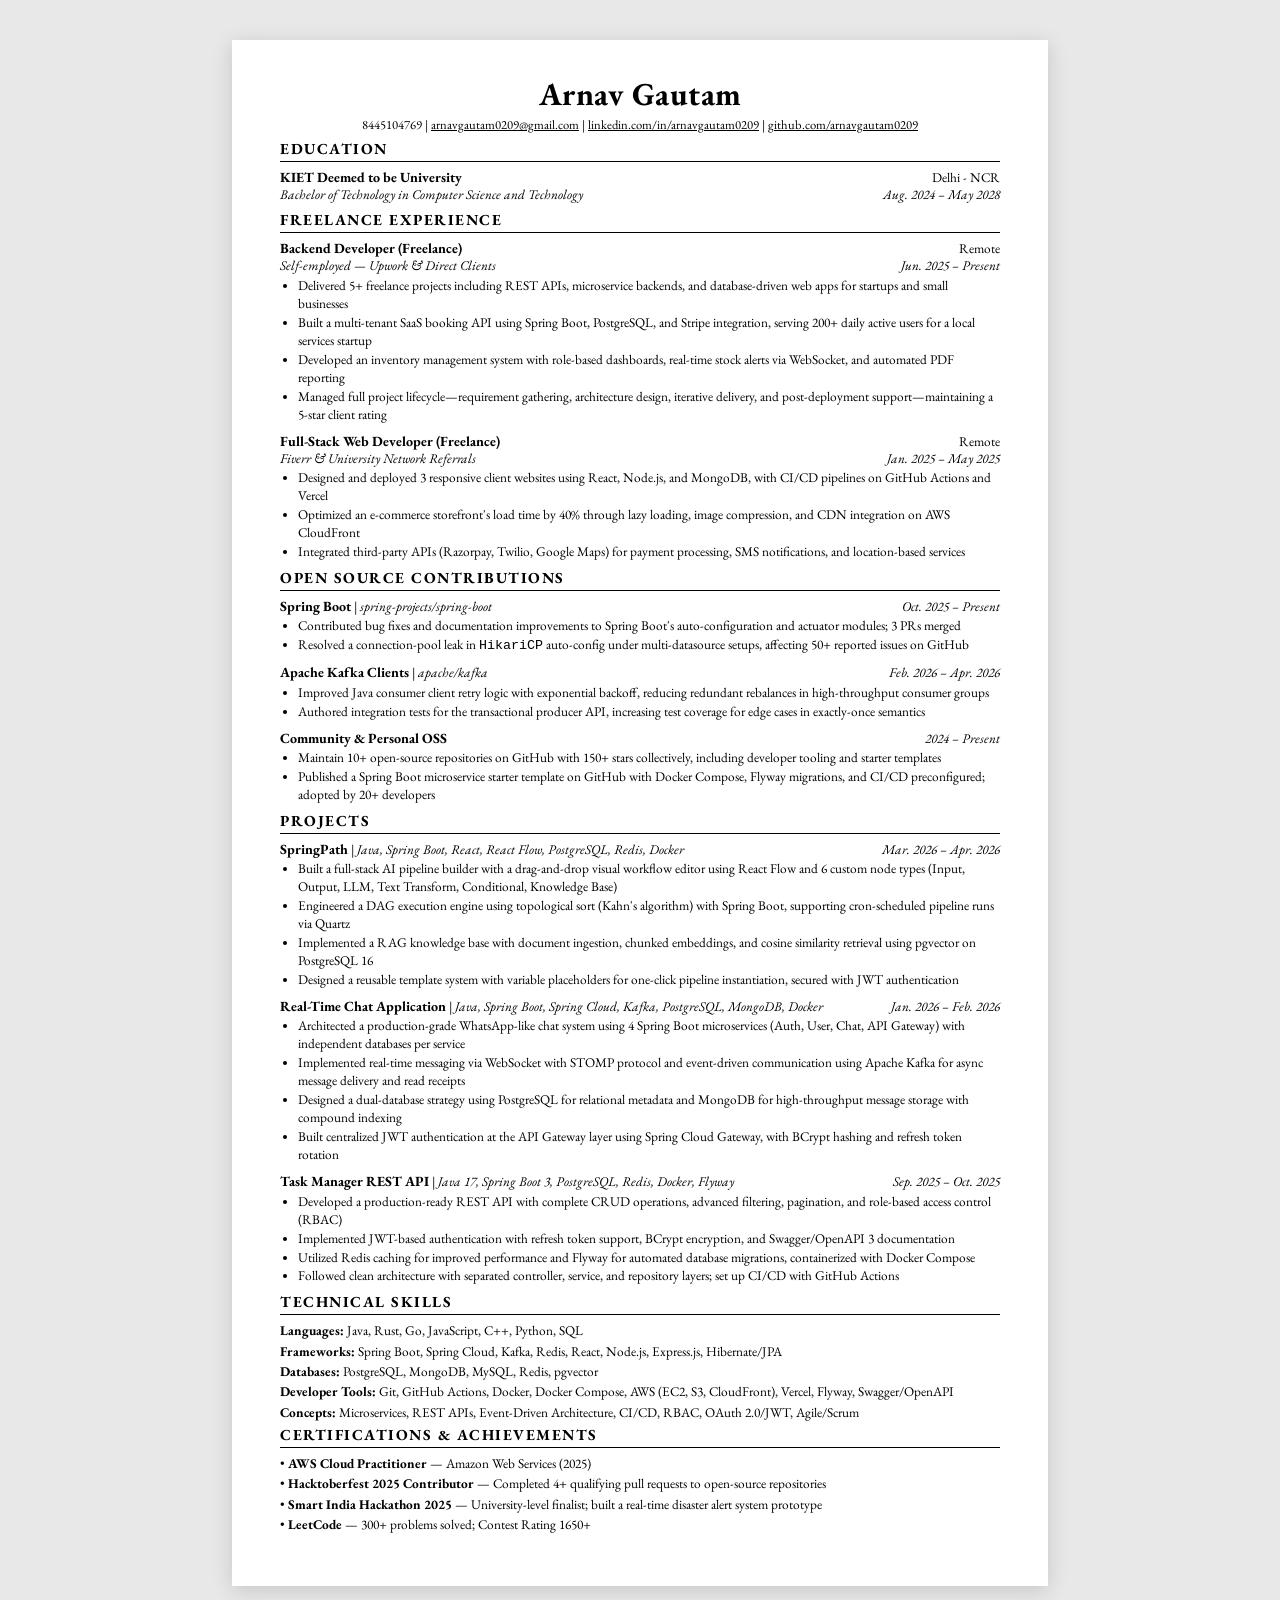
<file: assets/resume-source.html>
<!DOCTYPE html>
<html lang="en">
<head>
    <meta charset="UTF-8">
    <meta name="viewport" content="width=device-width, initial-scale=1.0">
    <title>Arnav Gautam - Resume</title>
    <link rel="stylesheet" href="resume-style.css">
    <link href="https://fonts.googleapis.com/css2?family=EB+Garamond:ital,wght@0,400;0,500;0,600;0,700;0,800;1,400;1,500&display=swap" rel="stylesheet">
</head>
<body>
    <div class="resume">
        <!-- Header -->
        <header class="header">
            <h1 class="name">Arnav Gautam</h1>
            <p class="contact-info">
                8445104769 |
                <a href="mailto:arnavgautam0209@gmail.com">arnavgautam0209@gmail.com</a> |
                <a href="https://www.linkedin.com/in/arnavgautam0209/">linkedin.com/in/arnavgautam0209</a> |
                <a href="https://github.com/arnavgautam0209">github.com/arnavgautam0209</a>
            </p>
        </header>

        <!-- Education -->
        <section class="section">
            <h2 class="section-title">Education</h2>
            <div class="entry">
                <div class="entry-header">
                    <div class="entry-left">
                        <h3 class="entry-title">KIET Deemed to be University</h3>
                        <p class="entry-subtitle"><em>Bachelor of Technology in Computer Science and Technology</em></p>
                    </div>
                    <div class="entry-right">
                        <span class="entry-location">Delhi - NCR</span>
                        <span class="entry-date">Aug. 2024 &ndash; May 2028</span>
                    </div>
                </div>
            </div>
        </section>

        <!-- Freelance Experience -->
        <section class="section">
            <h2 class="section-title">Freelance Experience</h2>
            <div class="entry">
                <div class="entry-header">
                    <div class="entry-left">
                        <h3 class="entry-title">Backend Developer (Freelance)</h3>
                        <p class="entry-subtitle"><em>Self-employed &mdash; Upwork &amp; Direct Clients</em></p>
                    </div>
                    <div class="entry-right">
                        <span class="entry-location">Remote</span>
                        <span class="entry-date">Jun. 2025 &ndash; Present</span>
                    </div>
                </div>
                <ul class="entry-details">
                    <li>Delivered 5+ freelance projects including REST APIs, microservice backends, and database-driven web apps for startups and small businesses</li>
                    <li>Built a multi-tenant SaaS booking API using Spring Boot, PostgreSQL, and Stripe integration, serving 200+ daily active users for a local services startup</li>
                    <li>Developed an inventory management system with role-based dashboards, real-time stock alerts via WebSocket, and automated PDF reporting</li>
                    <li>Managed full project lifecycle—requirement gathering, architecture design, iterative delivery, and post-deployment support—maintaining a 5-star client rating</li>
                </ul>
            </div>
            <div class="entry">
                <div class="entry-header">
                    <div class="entry-left">
                        <h3 class="entry-title">Full-Stack Web Developer (Freelance)</h3>
                        <p class="entry-subtitle"><em>Fiverr &amp; University Network Referrals</em></p>
                    </div>
                    <div class="entry-right">
                        <span class="entry-location">Remote</span>
                        <span class="entry-date">Jan. 2025 &ndash; May 2025</span>
                    </div>
                </div>
                <ul class="entry-details">
                    <li>Designed and deployed 3 responsive client websites using React, Node.js, and MongoDB, with CI/CD pipelines on GitHub Actions and Vercel</li>
                    <li>Optimized an e-commerce storefront's load time by 40% through lazy loading, image compression, and CDN integration on AWS CloudFront</li>
                    <li>Integrated third-party APIs (Razorpay, Twilio, Google Maps) for payment processing, SMS notifications, and location-based services</li>
                </ul>
            </div>
        </section>

        <!-- Open Source Contributions -->
        <section class="section">
            <h2 class="section-title">Open Source Contributions</h2>
            <div class="entry">
                <div class="entry-header">
                    <div class="entry-left">
                        <h3 class="entry-title">Spring Boot <span class="tech-stack">| <em>spring-projects/spring-boot</em></span></h3>
                    </div>
                    <div class="entry-right">
                        <span class="entry-date">Oct. 2025 &ndash; Present</span>
                    </div>
                </div>
                <ul class="entry-details">
                    <li>Contributed bug fixes and documentation improvements to Spring Boot's auto-configuration and actuator modules; 3 PRs merged</li>
                    <li>Resolved a connection-pool leak in <code>HikariCP</code> auto-config under multi-datasource setups, affecting 50+ reported issues on GitHub</li>
                </ul>
            </div>
            <div class="entry">
                <div class="entry-header">
                    <div class="entry-left">
                        <h3 class="entry-title">Apache Kafka Clients <span class="tech-stack">| <em>apache/kafka</em></span></h3>
                    </div>
                    <div class="entry-right">
                        <span class="entry-date">Feb. 2026 &ndash; Apr. 2026</span>
                    </div>
                </div>
                <ul class="entry-details">
                    <li>Improved Java consumer client retry logic with exponential backoff, reducing redundant rebalances in high-throughput consumer groups</li>
                    <li>Authored integration tests for the transactional producer API, increasing test coverage for edge cases in exactly-once semantics</li>
                </ul>
            </div>
            <div class="entry">
                <div class="entry-header">
                    <div class="entry-left">
                        <h3 class="entry-title">Community & Personal OSS</h3>
                    </div>
                    <div class="entry-right">
                        <span class="entry-date">2024 &ndash; Present</span>
                    </div>
                </div>
                <ul class="entry-details">
                    <li>Maintain 10+ open-source repositories on GitHub with 150+ stars collectively, including developer tooling and starter templates</li>
                    <li>Published a Spring Boot microservice starter template on GitHub with Docker Compose, Flyway migrations, and CI/CD preconfigured; adopted by 20+ developers</li>
                </ul>
            </div>
        </section>

        <!-- Projects -->
        <section class="section">
            <h2 class="section-title">Projects</h2>

            <!-- Project 1: SpringPath -->
            <div class="entry">
                <div class="entry-header">
                    <div class="entry-left">
                        <h3 class="entry-title">SpringPath <span class="tech-stack">| <em>Java, Spring Boot, React, React Flow, PostgreSQL, Redis, Docker</em></span></h3>
                    </div>
                    <div class="entry-right">
                        <span class="entry-date">Mar. 2026 &ndash; Apr. 2026</span>
                    </div>
                </div>
                <ul class="entry-details">
                    <li>Built a full-stack AI pipeline builder with a drag-and-drop visual workflow editor using React Flow and 6 custom node types (Input, Output, LLM, Text Transform, Conditional, Knowledge Base)</li>
                    <li>Engineered a DAG execution engine using topological sort (Kahn's algorithm) with Spring Boot, supporting cron-scheduled pipeline runs via Quartz</li>
                    <li>Implemented a RAG knowledge base with document ingestion, chunked embeddings, and cosine similarity retrieval using pgvector on PostgreSQL 16</li>
                    <li>Designed a reusable template system with variable placeholders for one-click pipeline instantiation, secured with JWT authentication</li>
                </ul>
            </div>

            <!-- Project 2: Chat Application -->
            <div class="entry">
                <div class="entry-header">
                    <div class="entry-left">
                        <h3 class="entry-title">Real-Time Chat Application <span class="tech-stack">| <em>Java, Spring Boot, Spring Cloud, Kafka, PostgreSQL, MongoDB, Docker</em></span></h3>
                    </div>
                    <div class="entry-right">
                        <span class="entry-date">Jan. 2026 &ndash; Feb. 2026</span>
                    </div>
                </div>
                <ul class="entry-details">
                    <li>Architected a production-grade WhatsApp-like chat system using 4 Spring Boot microservices (Auth, User, Chat, API Gateway) with independent databases per service</li>
                    <li>Implemented real-time messaging via WebSocket with STOMP protocol and event-driven communication using Apache Kafka for async message delivery and read receipts</li>
                    <li>Designed a dual-database strategy using PostgreSQL for relational metadata and MongoDB for high-throughput message storage with compound indexing</li>
                    <li>Built centralized JWT authentication at the API Gateway layer using Spring Cloud Gateway, with BCrypt hashing and refresh token rotation</li>
                </ul>
            </div>

            <!-- Project 3: Task Manager API -->
            <div class="entry">
                <div class="entry-header">
                    <div class="entry-left">
                        <h3 class="entry-title">Task Manager REST API <span class="tech-stack">| <em>Java 17, Spring Boot 3, PostgreSQL, Redis, Docker, Flyway</em></span></h3>
                    </div>
                    <div class="entry-right">
                        <span class="entry-date">Sep. 2025 &ndash; Oct. 2025</span>
                    </div>
                </div>
                <ul class="entry-details">
                    <li>Developed a production-ready REST API with complete CRUD operations, advanced filtering, pagination, and role-based access control (RBAC)</li>
                    <li>Implemented JWT-based authentication with refresh token support, BCrypt encryption, and Swagger/OpenAPI 3 documentation</li>
                    <li>Utilized Redis caching for improved performance and Flyway for automated database migrations, containerized with Docker Compose</li>
                    <li>Followed clean architecture with separated controller, service, and repository layers; set up CI/CD with GitHub Actions</li>
                </ul>
            </div>
        </section>

        <!-- Technical Skills -->
        <section class="section">
            <h2 class="section-title">Technical Skills</h2>
            <div class="skills">
                <p><strong>Languages:</strong> Java, Rust, Go, JavaScript, C++, Python, SQL</p>
                <p><strong>Frameworks:</strong> Spring Boot, Spring Cloud, Kafka, Redis, React, Node.js, Express.js, Hibernate/JPA</p>
                <p><strong>Databases:</strong> PostgreSQL, MongoDB, MySQL, Redis, pgvector</p>
                <p><strong>Developer Tools:</strong> Git, GitHub Actions, Docker, Docker Compose, AWS (EC2, S3, CloudFront), Vercel, Flyway, Swagger/OpenAPI</p>
                <p><strong>Concepts:</strong> Microservices, REST APIs, Event-Driven Architecture, CI/CD, RBAC, OAuth 2.0/JWT, Agile/Scrum</p>
            </div>
        </section>

        <!-- Certifications & Achievements -->
        <section class="section">
            <h2 class="section-title">Certifications &amp; Achievements</h2>
            <div class="skills">
                <p>&bull; <strong>AWS Cloud Practitioner</strong> &mdash; Amazon Web Services (2025)</p>
                <p>&bull; <strong>Hacktoberfest 2025 Contributor</strong> &mdash; Completed 4+ qualifying pull requests to open-source repositories</p>
                <p>&bull; <strong>Smart India Hackathon 2025</strong> &mdash; University-level finalist; built a real-time disaster alert system prototype</p>
                <p>&bull; <strong>LeetCode</strong> &mdash; 300+ problems solved; Contest Rating 1650+</p>
            </div>
        </section>
    </div>

    <!-- Print Button -->
    <div class="print-controls no-print" style="display:none;">
        <button onclick="window.print()" class="print-btn">📄 Download as PDF</button>
    </div>
</body>
</html>
</file>
<file: css/style.css>
/* ============================================
   PORTFOLIO DESIGN SYSTEM — Arnav Gautam
   ============================================ */

/* --- Google Fonts Import --- */
@import url('https://fonts.googleapis.com/css2?family=Inter:wght@300;400;500;600;700;800;900&family=Fira+Code:wght@400;500;600&display=swap');

/* --- CSS Custom Properties --- */
:root {
  --bg-primary: #0a0a1a;
  --bg-secondary: #0f0f2a;
  --bg-card: rgba(26, 26, 46, 0.6);
  --bg-glass: rgba(26, 26, 46, 0.4);
  --text-primary: #e0e0ff;
  --text-secondary: #a0a0c0;
  --text-muted: #6a6a8a;
  --accent-primary: #6c63ff;
  --accent-secondary: #00d4ff;
  --accent-gradient: linear-gradient(135deg, #6c63ff 0%, #00d4ff 100%);
  --accent-glow: rgba(108, 99, 255, 0.3);
  --border-glass: rgba(255, 255, 255, 0.08);
  --font-body: 'Inter', -apple-system, sans-serif;
  --font-code: 'Fira Code', monospace;
  --radius-sm: 8px;
  --radius-md: 12px;
  --radius-lg: 20px;
  --radius-xl: 28px;
  --shadow-card: 0 8px 32px rgba(0, 0, 0, 0.4);
  --shadow-glow: 0 0 30px rgba(108, 99, 255, 0.15);
  --transition: 0.3s cubic-bezier(0.4, 0, 0.2, 1);
  --nav-height: 70px;
}

/* --- Reset & Base --- */
*, *::before, *::after { margin: 0; padding: 0; box-sizing: border-box; }

html {
  scroll-behavior: smooth;
  scroll-padding-top: var(--nav-height);
  font-size: 16px;
}

body {
  font-family: var(--font-body);
  background: var(--bg-primary);
  color: var(--text-primary);
  line-height: 1.7;
  overflow-x: hidden;
  -webkit-font-smoothing: antialiased;
}

a { color: var(--accent-secondary); text-decoration: none; transition: var(--transition); }
a:hover { color: var(--accent-primary); }

img { max-width: 100%; display: block; }

::selection { background: var(--accent-primary); color: #fff; }

/* --- Utility --- */
.container { max-width: 1200px; margin: 0 auto; padding: 0 24px; }
.section { padding: 100px 0; position: relative; }
.section-label {
  font-family: var(--font-code);
  font-size: 0.85rem;
  color: var(--accent-secondary);
  text-transform: uppercase;
  letter-spacing: 3px;
  margin-bottom: 8px;
  display: block;
}
.section-title {
  font-size: 2.5rem;
  font-weight: 800;
  margin-bottom: 16px;
  background: var(--accent-gradient);
  -webkit-background-clip: text;
  -webkit-text-fill-color: transparent;
  background-clip: text;
}
.section-subtitle {
  color: var(--text-secondary);
  font-size: 1.1rem;
  max-width: 600px;
  margin-bottom: 48px;
}

/* --- Scroll Reveal --- */
.reveal {
  opacity: 0;
  transform: translateY(40px);
  transition: opacity 0.8s ease, transform 0.8s ease;
}
.reveal.active {
  opacity: 1;
  transform: translateY(0);
}

/* ============================================
   NAVIGATION
   ============================================ */
.navbar {
  position: fixed;
  top: 0; left: 0; right: 0;
  height: var(--nav-height);
  z-index: 1000;
  transition: var(--transition);
}
.navbar.scrolled {
  background: rgba(10, 10, 26, 0.85);
  backdrop-filter: blur(20px);
  -webkit-backdrop-filter: blur(20px);
  border-bottom: 1px solid var(--border-glass);
  box-shadow: 0 4px 30px rgba(0, 0, 0, 0.3);
}
.navbar .container {
  display: flex;
  align-items: center;
  justify-content: space-between;
  height: 100%;
}
.nav-logo {
  font-size: 1.5rem;
  font-weight: 800;
  background: var(--accent-gradient);
  -webkit-background-clip: text;
  -webkit-text-fill-color: transparent;
  background-clip: text;
  letter-spacing: -0.5px;
}
.nav-links {
  display: flex;
  list-style: none;
  gap: 8px;
}
.nav-links a {
  color: var(--text-secondary);
  font-size: 0.9rem;
  font-weight: 500;
  padding: 8px 16px;
  border-radius: var(--radius-sm);
  transition: var(--transition);
  position: relative;
}
.nav-links a:hover,
.nav-links a.active {
  color: var(--text-primary);
  background: rgba(108, 99, 255, 0.1);
}
.nav-links a.active::after {
  content: '';
  position: absolute;
  bottom: 2px; left: 50%; transform: translateX(-50%);
  width: 20px; height: 2px;
  background: var(--accent-gradient);
  border-radius: 2px;
}
.nav-cta {
  background: var(--accent-gradient) !important;
  color: #fff !important;
  -webkit-text-fill-color: #fff !important;
  font-weight: 600 !important;
  padding: 8px 20px !important;
}
.nav-cta:hover { opacity: 0.9; transform: translateY(-1px); }

/* Hamburger */
.hamburger {
  display: none;
  flex-direction: column;
  cursor: pointer;
  gap: 5px;
  z-index: 1001;
  background: none; border: none; padding: 8px;
}
.hamburger span {
  width: 24px; height: 2px;
  background: var(--text-primary);
  border-radius: 2px;
  transition: var(--transition);
}
.hamburger.active span:nth-child(1) { transform: rotate(45deg) translate(5px, 5px); }
.hamburger.active span:nth-child(2) { opacity: 0; }
.hamburger.active span:nth-child(3) { transform: rotate(-45deg) translate(5px, -5px); }

/* ============================================
   HERO SECTION
   ============================================ */
#particles-canvas {
  position: fixed;
  top: 0; left: 0;
  width: 100%; height: 100%;
  z-index: 0;
  pointer-events: none;
}

.hero {
  min-height: 100vh;
  display: flex;
  align-items: center;
  position: relative;
  z-index: 1;
  padding-top: var(--nav-height);
}
.hero .container {
  display: flex;
  align-items: center;
  justify-content: space-between;
  gap: 60px;
}
.hero-content { flex: 1; max-width: 600px; }
.hero-visual { flex: 0 0 380px; display: flex; justify-content: center; }

.hero-greeting {
  font-size: 1.3rem;
  color: var(--text-secondary);
  margin-bottom: 12px;
  display: flex; align-items: center; gap: 12px;
}
.hero-greeting .wave {
  display: inline-block;
  animation: wave 2.5s infinite;
  transform-origin: 70% 70%;
  font-size: 1.8rem;
}

.hero-name {
  font-size: 3.5rem;
  font-weight: 900;
  line-height: 1.1;
  margin-bottom: 8px;
}
.hero-name .highlight {
  background: var(--accent-gradient);
  -webkit-background-clip: text;
  -webkit-text-fill-color: transparent;
  background-clip: text;
}

.hero-tagline {
  font-size: 1.5rem;
  color: var(--text-secondary);
  margin-bottom: 12px;
  min-height: 2.2rem;
}
.hero-tagline .typed-text { color: var(--accent-secondary); font-weight: 600; }
.hero-tagline .cursor {
  display: inline-block;
  width: 3px; height: 1.4em;
  background: var(--accent-secondary);
  margin-left: 2px;
  vertical-align: text-bottom;
  animation: blink 1s step-end infinite;
}

.hero-desc {
  color: var(--text-secondary);
  font-size: 1.05rem;
  margin-bottom: 32px;
  max-width: 500px;
}

.hero-buttons { display: flex; gap: 16px; flex-wrap: wrap; }

/* Buttons */
.btn {
  display: inline-flex;
  align-items: center;
  gap: 8px;
  padding: 14px 28px;
  border-radius: var(--radius-md);
  font-family: var(--font-body);
  font-size: 0.95rem;
  font-weight: 600;
  cursor: pointer;
  transition: var(--transition);
  border: none;
  text-decoration: none;
}
.btn-primary {
  background: var(--accent-gradient);
  color: #fff;
  box-shadow: 0 4px 20px var(--accent-glow);
}
.btn-primary:hover {
  transform: translateY(-2px);
  box-shadow: 0 8px 30px rgba(108, 99, 255, 0.4);
  color: #fff;
}
.btn-outline {
  background: transparent;
  color: var(--text-primary);
  border: 2px solid var(--border-glass);
  backdrop-filter: blur(10px);
}
.btn-outline:hover {
  border-color: var(--accent-primary);
  background: rgba(108, 99, 255, 0.1);
  color: var(--text-primary);
  transform: translateY(-2px);
}

/* Hero Avatar */
.hero-avatar-wrapper {
  position: relative;
  width: 320px; height: 320px;
}
.hero-avatar-ring {
  position: absolute;
  inset: -8px;
  border-radius: 50%;
  background: var(--accent-gradient);
  animation: spin 8s linear infinite;
  opacity: 0.6;
}
.hero-avatar-ring::before {
  content: '';
  position: absolute;
  inset: 3px;
  border-radius: 50%;
  background: var(--bg-primary);
}
.hero-avatar {
  width: 100%; height: 100%;
  border-radius: 50%;
  object-fit: cover;
  position: relative;
  z-index: 1;
  border: 4px solid var(--bg-primary);
}
.hero-float-badge {
  position: absolute;
  background: var(--bg-card);
  backdrop-filter: blur(10px);
  border: 1px solid var(--border-glass);
  border-radius: var(--radius-sm);
  padding: 8px 14px;
  font-size: 0.8rem;
  font-weight: 600;
  color: var(--text-primary);
  z-index: 2;
  animation: floatBadge 3s ease-in-out infinite;
  white-space: nowrap;
}
.hero-float-badge:nth-child(3) { top: 10%; right: -30px; animation-delay: 0s; }
.hero-float-badge:nth-child(4) { bottom: 20%; left: -40px; animation-delay: 1s; }
.hero-float-badge:nth-child(5) { bottom: 5%; right: -20px; animation-delay: 2s; }

/* ============================================
   ABOUT SECTION
   ============================================ */
.about { background: var(--bg-secondary); }
.about-grid {
  display: grid;
  grid-template-columns: 1fr 1fr;
  gap: 60px;
  align-items: center;
}
.about-text p {
  color: var(--text-secondary);
  margin-bottom: 16px;
  font-size: 1.05rem;
}
.about-text p strong { color: var(--text-primary); }
.about-stats {
  display: grid;
  grid-template-columns: repeat(3, 1fr);
  gap: 16px;
  margin-top: 32px;
}
.stat-card {
  background: var(--bg-card);
  border: 1px solid var(--border-glass);
  border-radius: var(--radius-md);
  padding: 20px;
  text-align: center;
  transition: var(--transition);
}
.stat-card:hover {
  border-color: var(--accent-primary);
  transform: translateY(-4px);
  box-shadow: var(--shadow-glow);
}
.stat-number {
  font-size: 2rem;
  font-weight: 800;
  background: var(--accent-gradient);
  -webkit-background-clip: text;
  -webkit-text-fill-color: transparent;
  background-clip: text;
}
.stat-label {
  font-size: 0.8rem;
  color: var(--text-muted);
  margin-top: 4px;
  text-transform: uppercase;
  letter-spacing: 1px;
}

.about-highlights {
  display: flex;
  flex-direction: column;
  gap: 16px;
}
.highlight-card {
  background: var(--bg-card);
  border: 1px solid var(--border-glass);
  border-radius: var(--radius-md);
  padding: 24px;
  display: flex;
  align-items: flex-start;
  gap: 16px;
  transition: var(--transition);
}
.highlight-card:hover {
  border-color: var(--accent-primary);
  transform: translateX(8px);
  box-shadow: var(--shadow-glow);
}
.highlight-icon {
  font-size: 2rem;
  flex-shrink: 0;
  width: 48px; height: 48px;
  display: flex; align-items: center; justify-content: center;
  background: rgba(108, 99, 255, 0.1);
  border-radius: var(--radius-sm);
}
.highlight-card h4 {
  font-size: 1rem;
  font-weight: 700;
  margin-bottom: 4px;
}
.highlight-card p {
  color: var(--text-secondary);
  font-size: 0.9rem;
  margin: 0 !important;
}

/* ============================================
   PROJECTS SECTION
   ============================================ */
.projects-grid {
  display: grid;
  grid-template-columns: repeat(auto-fit, minmax(350px, 1fr));
  gap: 28px;
}
.project-card {
  background: var(--bg-card);
  border: 1px solid var(--border-glass);
  border-radius: var(--radius-lg);
  padding: 32px;
  transition: var(--transition);
  position: relative;
  overflow: hidden;
}
.project-card::before {
  content: '';
  position: absolute;
  top: 0; left: 0; right: 0;
  height: 3px;
  background: var(--accent-gradient);
  opacity: 0;
  transition: var(--transition);
}
.project-card:hover {
  transform: translateY(-8px);
  border-color: rgba(108, 99, 255, 0.3);
  box-shadow: var(--shadow-glow);
}
.project-card:hover::before { opacity: 1; }

.project-icon {
  width: 56px; height: 56px;
  border-radius: var(--radius-md);
  background: rgba(108, 99, 255, 0.1);
  display: flex; align-items: center; justify-content: center;
  font-size: 1.6rem;
  margin-bottom: 20px;
}
.project-card h3 {
  font-size: 1.3rem;
  font-weight: 700;
  margin-bottom: 12px;
}
.project-card .project-desc {
  color: var(--text-secondary);
  font-size: 0.95rem;
  margin-bottom: 16px;
  line-height: 1.6;
}
.project-features {
  list-style: none;
  margin-bottom: 20px;
}
.project-features li {
  color: var(--text-secondary);
  font-size: 0.88rem;
  padding: 4px 0;
  padding-left: 20px;
  position: relative;
}
.project-features li::before {
  content: '▹';
  position: absolute;
  left: 0;
  color: var(--accent-secondary);
  font-weight: 700;
}
.project-tags {
  display: flex;
  flex-wrap: wrap;
  gap: 6px;
  margin-bottom: 24px;
}
.project-tag {
  font-family: var(--font-code);
  font-size: 0.72rem;
  padding: 4px 10px;
  background: rgba(0, 212, 255, 0.08);
  color: var(--accent-secondary);
  border-radius: 50px;
  border: 1px solid rgba(0, 212, 255, 0.15);
}
.project-links { display: flex; gap: 12px; }
.project-link {
  display: inline-flex;
  align-items: center;
  gap: 6px;
  padding: 8px 18px;
  font-size: 0.85rem;
  font-weight: 600;
  border-radius: var(--radius-sm);
  transition: var(--transition);
}
.project-link.github-link {
  background: rgba(255, 255, 255, 0.05);
  color: var(--text-primary);
  border: 1px solid var(--border-glass);
}
.project-link.github-link:hover {
  background: rgba(255, 255, 255, 0.1);
  border-color: var(--accent-primary);
  color: var(--text-primary);
}

/* ============================================
   EXPERIENCE SECTION
   ============================================ */
.experience { background: var(--bg-secondary); }
.timeline {
  position: relative;
  max-width: 800px;
  margin: 0 auto;
}
.timeline::before {
  content: '';
  position: absolute;
  left: 24px;
  top: 0; bottom: 0;
  width: 2px;
  background: linear-gradient(to bottom, var(--accent-primary), var(--accent-secondary), transparent);
}
.timeline-item {
  position: relative;
  padding-left: 64px;
  margin-bottom: 40px;
}
.timeline-dot {
  position: absolute;
  left: 16px; top: 8px;
  width: 18px; height: 18px;
  border-radius: 50%;
  background: var(--accent-gradient);
  border: 3px solid var(--bg-secondary);
  z-index: 1;
}
.timeline-content {
  background: var(--bg-card);
  border: 1px solid var(--border-glass);
  border-radius: var(--radius-md);
  padding: 24px;
  transition: var(--transition);
}
.timeline-content:hover {
  border-color: rgba(108, 99, 255, 0.3);
  box-shadow: var(--shadow-glow);
}
.timeline-date {
  font-family: var(--font-code);
  font-size: 0.8rem;
  color: var(--accent-secondary);
  margin-bottom: 8px;
}
.timeline-content h3 {
  font-size: 1.15rem;
  font-weight: 700;
  margin-bottom: 4px;
}
.timeline-content .timeline-company {
  color: var(--accent-primary);
  font-size: 0.9rem;
  font-weight: 500;
  margin-bottom: 12px;
}
.timeline-content ul {
  list-style: none;
}
.timeline-content ul li {
  color: var(--text-secondary);
  font-size: 0.9rem;
  padding: 3px 0 3px 18px;
  position: relative;
}
.timeline-content ul li::before {
  content: '▹';
  position: absolute;
  left: 0;
  color: var(--accent-secondary);
}

/* ============================================
   SKILLS SECTION
   ============================================ */
.skills-grid {
  display: grid;
  grid-template-columns: repeat(auto-fit, minmax(260px, 1fr));
  gap: 24px;
}
.skill-category {
  background: var(--bg-card);
  border: 1px solid var(--border-glass);
  border-radius: var(--radius-lg);
  padding: 28px;
  transition: var(--transition);
}
.skill-category:hover {
  border-color: rgba(108, 99, 255, 0.3);
  transform: translateY(-4px);
  box-shadow: var(--shadow-glow);
}
.skill-category-title {
  font-size: 0.85rem;
  font-weight: 700;
  text-transform: uppercase;
  letter-spacing: 2px;
  color: var(--accent-secondary);
  margin-bottom: 20px;
  display: flex; align-items: center; gap: 10px;
}
.skill-category-title::before {
  content: '';
  width: 24px; height: 2px;
  background: var(--accent-gradient);
  border-radius: 2px;
}
.skill-items {
  display: flex;
  flex-wrap: wrap;
  gap: 8px;
}
.skill-item {
  font-family: var(--font-code);
  font-size: 0.82rem;
  padding: 8px 14px;
  background: rgba(108, 99, 255, 0.08);
  color: var(--text-primary);
  border-radius: var(--radius-sm);
  border: 1px solid rgba(108, 99, 255, 0.12);
  transition: var(--transition);
  cursor: default;
}
.skill-item:hover {
  background: rgba(108, 99, 255, 0.2);
  border-color: var(--accent-primary);
  transform: translateY(-2px);
  box-shadow: 0 4px 12px var(--accent-glow);
}

/* ============================================
   CONTACT / FOOTER
   ============================================ */
.contact {
  background: var(--bg-secondary);
  text-align: center;
}
.contact-content { max-width: 600px; margin: 0 auto; }
.contact-content p {
  color: var(--text-secondary);
  font-size: 1.1rem;
  margin-bottom: 32px;
}
.contact-links {
  display: flex;
  justify-content: center;
  gap: 16px;
  margin-bottom: 40px;
  flex-wrap: wrap;
}
.contact-link {
  display: inline-flex;
  align-items: center;
  gap: 10px;
  padding: 14px 24px;
  background: var(--bg-card);
  border: 1px solid var(--border-glass);
  border-radius: var(--radius-md);
  color: var(--text-primary);
  font-weight: 600;
  font-size: 0.95rem;
  transition: var(--transition);
}
.contact-link:hover {
  border-color: var(--accent-primary);
  transform: translateY(-4px);
  box-shadow: var(--shadow-glow);
  color: var(--text-primary);
}
.contact-link svg { width: 20px; height: 20px; }

.footer {
  padding: 24px 0;
  border-top: 1px solid var(--border-glass);
  text-align: center;
}
.footer p {
  color: var(--text-muted);
  font-size: 0.85rem;
}
.footer a { color: var(--accent-primary); }

/* ============================================
   PAGE HEADER (for inner pages)
   ============================================ */
.page-header {
  padding: 140px 0 60px;
  position: relative;
  z-index: 1;
  text-align: center;
}

/* ============================================
   RESUME SECTION
   ============================================ */
.resume-container {
  max-width: 900px;
  margin: 0 auto;
  position: relative;
  z-index: 1;
}
.resume-download {
  text-align: center;
  margin-bottom: 40px;
}
.resume-images {
  display: flex;
  flex-direction: column;
  gap: 24px;
  align-items: center;
}
.resume-page {
  background: #fff;
  border-radius: var(--radius-md);
  overflow: hidden;
  box-shadow: 0 8px 40px rgba(0, 0, 0, 0.5);
  transition: var(--transition);
  max-width: 800px;
  width: 100%;
}
.resume-page:hover {
  box-shadow: 0 12px 50px rgba(108, 99, 255, 0.2);
  transform: translateY(-4px);
}
.resume-page img {
  width: 100%;
  display: block;
}

/* ============================================
   ANIMATIONS
   ============================================ */
@keyframes wave {
  0%, 60%, 100% { transform: rotate(0deg); }
  10% { transform: rotate(14deg); }
  20% { transform: rotate(-8deg); }
  30% { transform: rotate(14deg); }
  40% { transform: rotate(-4deg); }
  50% { transform: rotate(10deg); }
}
@keyframes blink { 50% { opacity: 0; } }
@keyframes spin { 100% { transform: rotate(360deg); } }
@keyframes floatBadge {
  0%, 100% { transform: translateY(0); }
  50% { transform: translateY(-10px); }
}
@keyframes gradientShift {
  0% { background-position: 0% 50%; }
  50% { background-position: 100% 50%; }
  100% { background-position: 0% 50%; }
}

/* ============================================
   RESPONSIVE
   ============================================ */
@media (max-width: 1024px) {
  .hero .container { flex-direction: column; text-align: center; }
  .hero-content { max-width: 100%; }
  .hero-buttons { justify-content: center; }
  .hero-visual { flex: 0 0 280px; }
  .hero-avatar-wrapper { width: 260px; height: 260px; }
  .about-grid { grid-template-columns: 1fr; }
  .hero-name { font-size: 2.8rem; }
}

@media (max-width: 768px) {
  .section { padding: 70px 0; }
  .section-title { font-size: 2rem; }
  .nav-links {
    position: fixed;
    top: 0; right: -100%;
    width: 280px; height: 100vh;
    background: rgba(10, 10, 26, 0.97);
    backdrop-filter: blur(20px);
    flex-direction: column;
    padding: 100px 32px 32px;
    transition: var(--transition);
    border-left: 1px solid var(--border-glass);
  }
  .nav-links.open { right: 0; }
  .hamburger { display: flex; }
  .hero-name { font-size: 2.2rem; }
  .hero-tagline { font-size: 1.2rem; }
  .hero-float-badge { display: none; }
  .projects-grid { grid-template-columns: 1fr; }
  .about-stats { grid-template-columns: repeat(3, 1fr); }
  .skills-grid { grid-template-columns: 1fr; }
  .timeline::before { left: 16px; }
  .timeline-item { padding-left: 48px; }
  .timeline-dot { left: 8px; }
}

@media (max-width: 480px) {
  .container { padding: 0 16px; }
  .hero-name { font-size: 1.8rem; }
  .hero-buttons { flex-direction: column; }
  .btn { width: 100%; justify-content: center; }
  .about-stats { grid-template-columns: 1fr; }
  .contact-links { flex-direction: column; align-items: center; }
}
</file>
<file: assets/resume-style.css>
/* ===================================================
   Jake Ryan Resume Template — Faithful Recreation
   Clean, professional, serif-based academic style
   =================================================== */

/* Reset & Base */
*,
*::before,
*::after {
    margin: 0;
    padding: 0;
    box-sizing: border-box;
}

html {
    font-size: 10pt;
}

body {
    font-family: 'EB Garamond', 'Times New Roman', Georgia, serif;
    font-size: 10pt;
    line-height: 1.3;
    color: #000;
    background: #e8e8e8;
    display: flex;
    flex-direction: column;
    align-items: center;
    padding: 40px 20px;
}

/* Resume Container */
.resume {
    width: 8.5in;
    min-height: 11in;
    background: #fff;
    padding: 0.35in 0.5in 0.5in 0.5in;
    box-shadow: 0 4px 20px rgba(0, 0, 0, 0.15);
}

/* ---- Header ---- */
.header {
    text-align: center;
    margin-bottom: 6px;
}

.name {
    font-size: 24pt;
    font-weight: 700;
    letter-spacing: 0.5px;
    margin-bottom: 2px;
    text-transform: none;
}

.contact-info {
    font-size: 9.5pt;
    color: #000;
}

.contact-info a {
    color: #000;
    text-decoration: underline;
}

.contact-info a:hover {
    color: #333;
}

/* ---- Section ---- */
.section {
    margin-bottom: 4px;
}

.section-title {
    font-size: 11.5pt;
    font-weight: 700;
    text-transform: uppercase;
    letter-spacing: 1.5px;
    border-bottom: 1.5px solid #000;
    padding-bottom: 1px;
    margin-bottom: 6px;
    color: #000;
}

/* ---- Entry ---- */
.entry {
    margin-bottom: 8px;
}

.entry-header {
    display: flex;
    justify-content: space-between;
    align-items: baseline;
}

.entry-left {
    flex: 1;
}

.entry-right {
    text-align: right;
    white-space: nowrap;
    flex-shrink: 0;
    margin-left: 12px;
}

.entry-title {
    font-size: 10.5pt;
    font-weight: 700;
}

.entry-subtitle {
    font-size: 10pt;
    font-weight: 400;
}

.entry-location {
    display: block;
    font-size: 10pt;
    font-weight: 400;
}

.entry-date {
    display: block;
    font-size: 10pt;
    font-style: italic;
    font-weight: 400;
}

.tech-stack {
    font-weight: 400;
    font-size: 10pt;
}

/* ---- Bullet List ---- */
.entry-details {
    margin-top: 2px;
    padding-left: 18px;
    list-style: disc;
}

.entry-details li {
    font-size: 10pt;
    line-height: 1.35;
    margin-bottom: 1px;
}

/* ---- Skills ---- */
.skills p {
    font-size: 10pt;
    line-height: 1.45;
    margin-bottom: 1px;
}

/* ---- Print Controls ---- */
.print-controls {
    margin-top: 30px;
}

.print-btn {
    font-family: -apple-system, BlinkMacSystemFont, 'Segoe UI', sans-serif;
    font-size: 14px;
    font-weight: 600;
    padding: 12px 28px;
    background: #1a1a2e;
    color: #fff;
    border: none;
    border-radius: 8px;
    cursor: pointer;
    transition: all 0.2s ease;
    box-shadow: 0 2px 8px rgba(0, 0, 0, 0.2);
}

.print-btn:hover {
    background: #16213e;
    transform: translateY(-1px);
    box-shadow: 0 4px 12px rgba(0, 0, 0, 0.3);
}

/* ---- Print Styles ---- */
@media print {
    .no-print {
        display: none !important;
    }

    body {
        background: #fff;
        padding: 0;
    }

    .resume {
        width: 100%;
        min-height: auto;
        padding: 0.2in 0.4in 0.4in 0.4in;
        box-shadow: none;
    }

    @page {
        margin: 0.25in;
        size: letter;
    }
}
</file>
